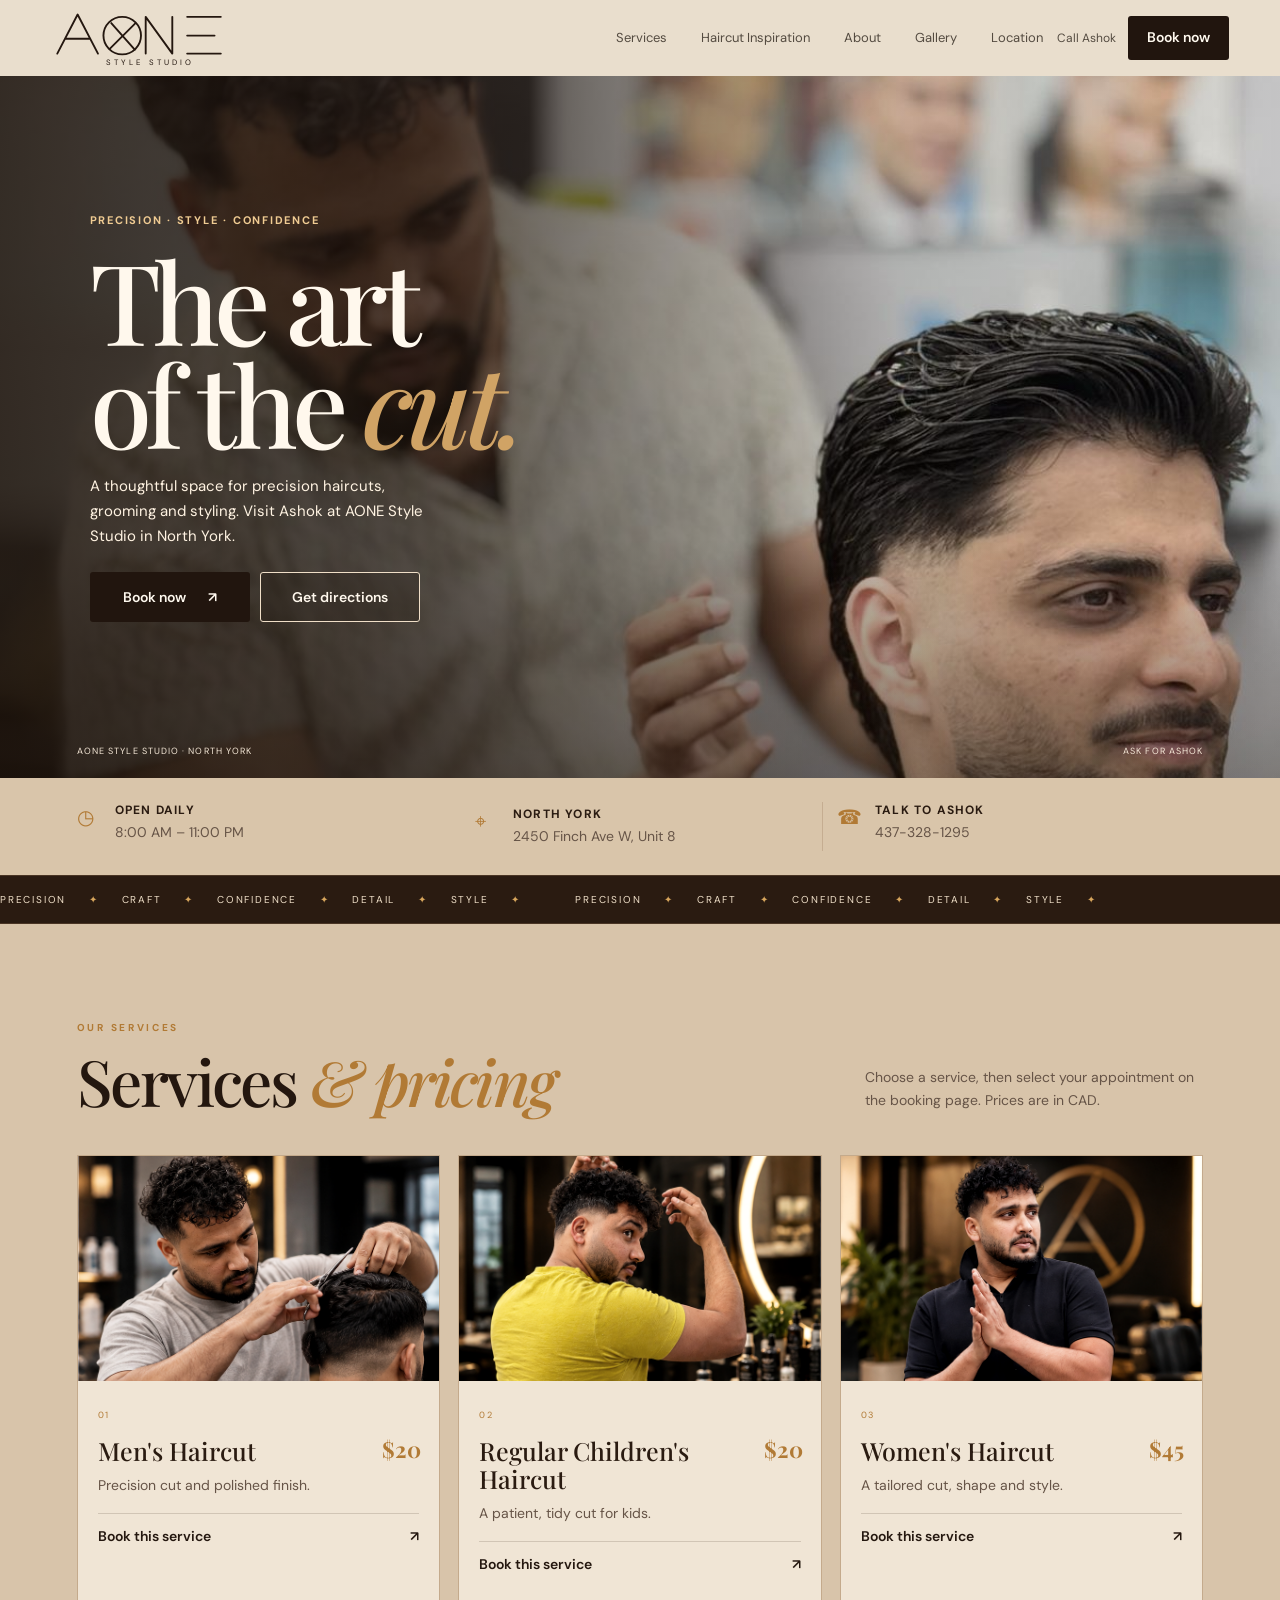
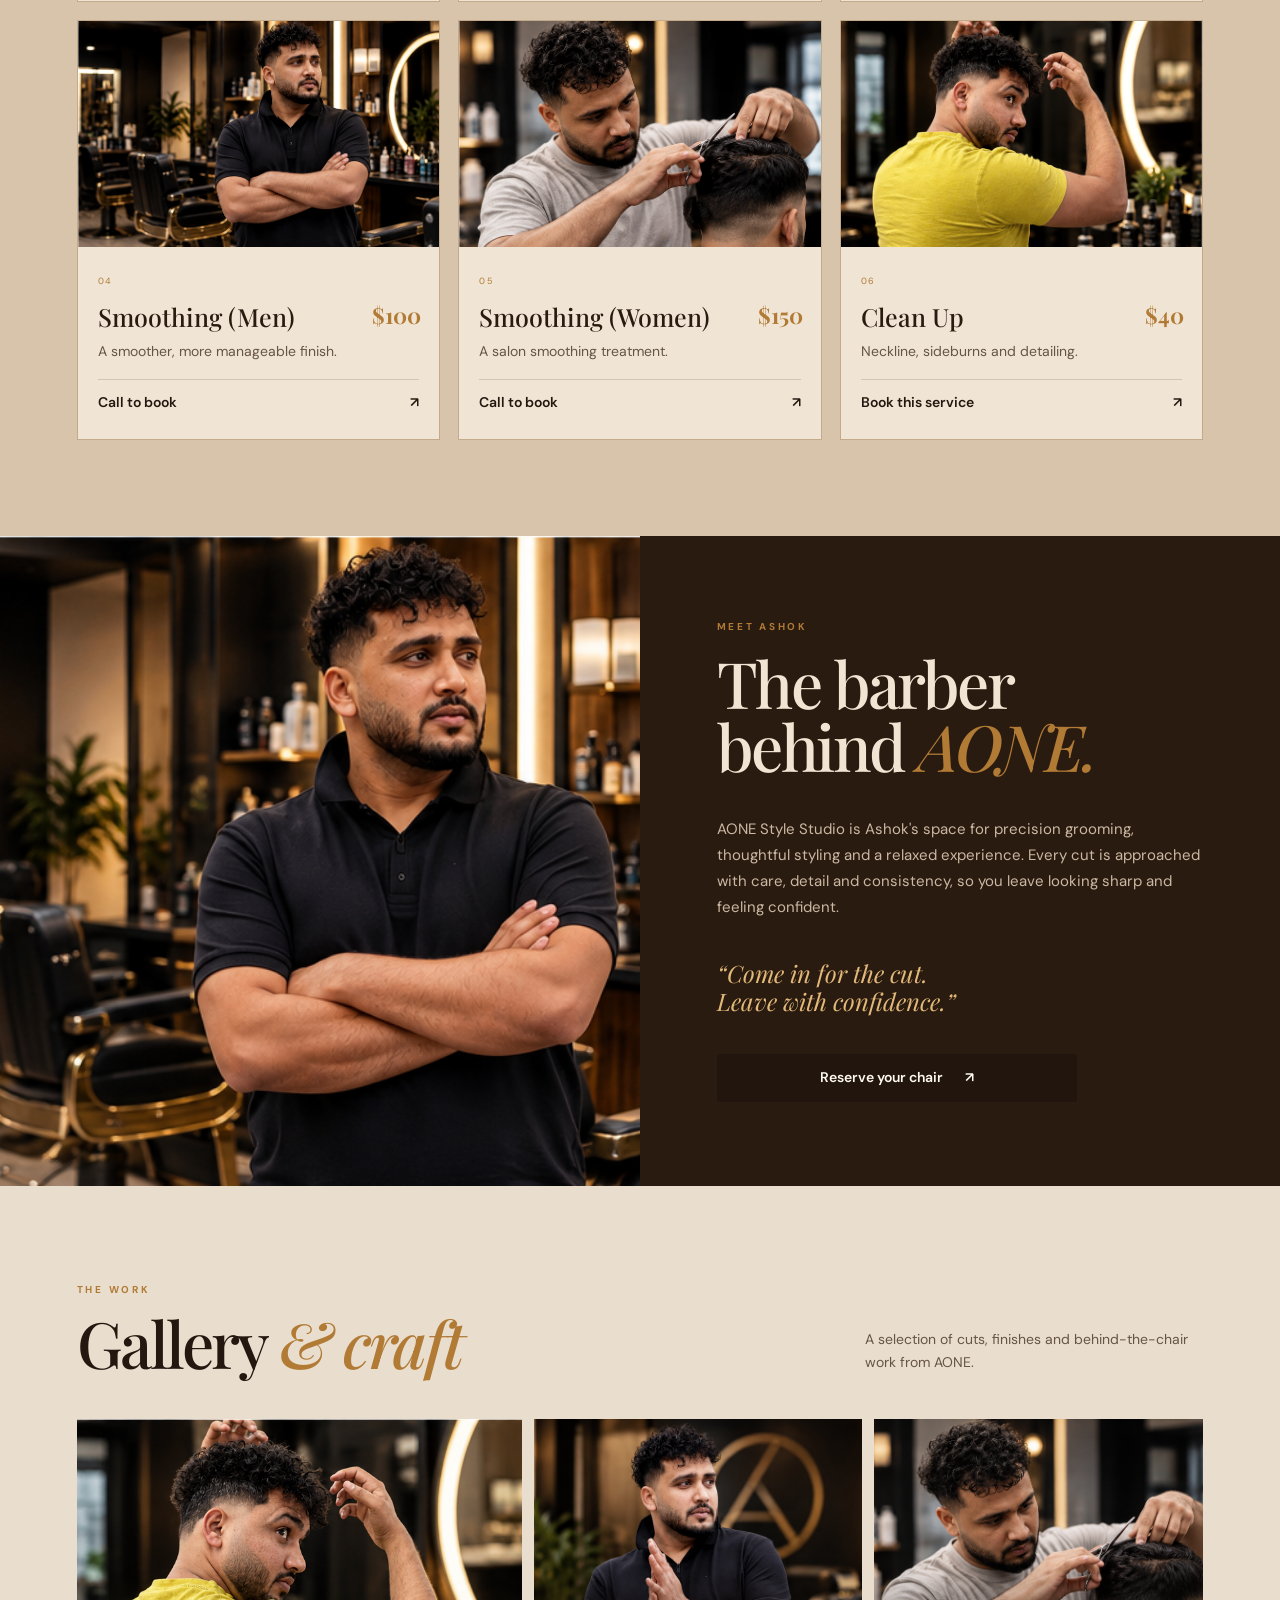
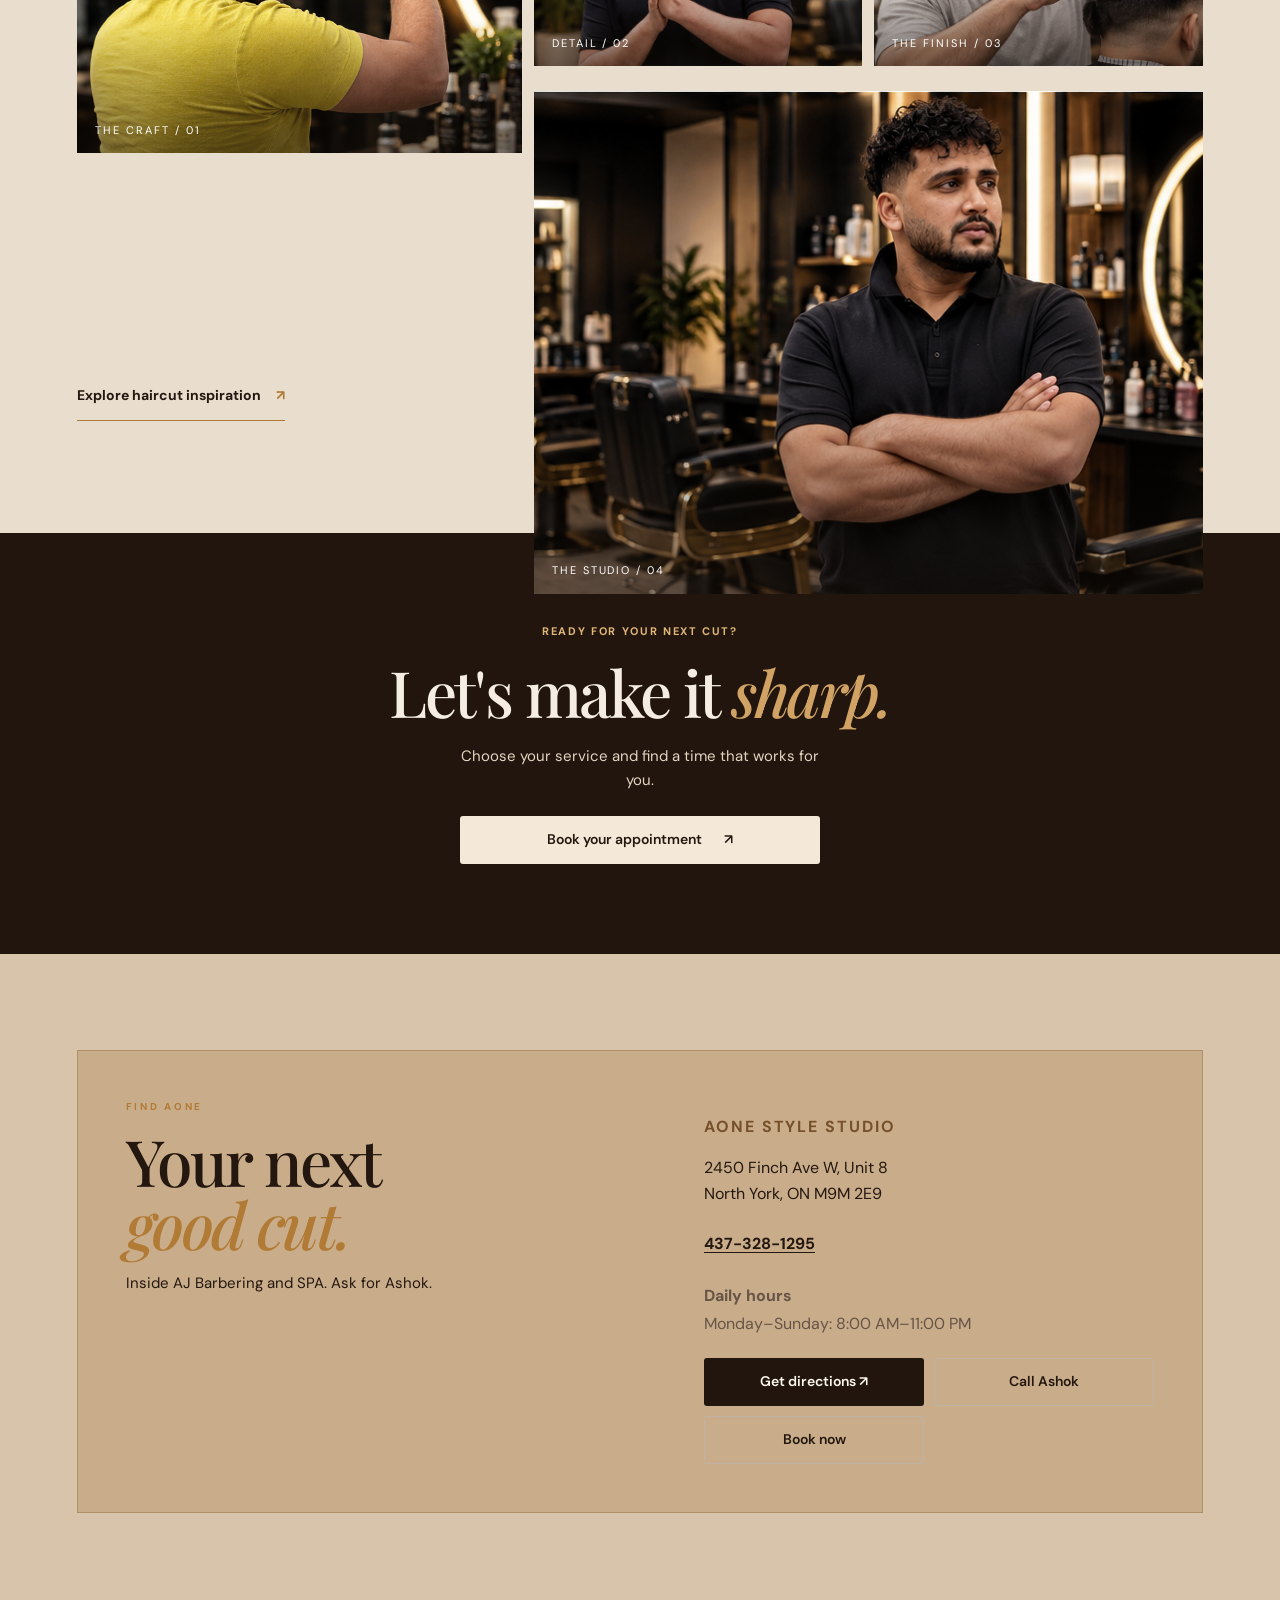
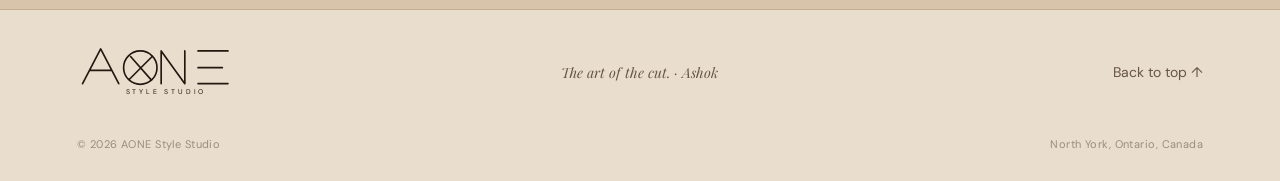
<file: index.html>
<!doctype html>
<html lang="en">
<head>
  <meta charset="UTF-8">
  <meta name="viewport" content="width=device-width, initial-scale=1, viewport-fit=cover">
  <meta name="theme-color" content="#21150e">
  <meta name="description" content="Book a haircut with Ashok at AONE Style Studio in North York, Toronto. Explore men's and women's haircuts, children's cuts, grooming and smoothing services.">
  <meta name="robots" content="index,follow">
  <title>Barber in North York, Toronto | AONE Style Studio</title>
  <meta property="og:type" content="website">
  <meta property="og:title" content="AONE Style Studio | Barber in North York">
  <meta property="og:description" content="Precision haircuts and grooming with Ashok at 2450 Finch Ave W, Unit 8, North York. Book your appointment online.">
  <meta property="og:image" content="https://aone-style-studi.vercel.app/barber-ashok.jpg">
  <meta property="og:image:alt" content="Ashok at AONE Style Studio">
  <meta property="og:url" content="https://aone-style-studi.vercel.app/">
  <link rel="preconnect" href="https://fonts.googleapis.com">
  <link rel="preconnect" href="https://fonts.gstatic.com" crossorigin>
  <link rel="preconnect" href="https://script.google.com">
  <link href="https://fonts.googleapis.com/css2?family=DM+Sans:wght@400;500;600;700&family=Playfair+Display:ital,wght@0,500;0,600;1,500;1,600&display=swap" rel="stylesheet">
  <link rel="stylesheet" href="styles.css">
  <link rel="stylesheet" href="launch.css">
  <script type="application/ld+json">
  {
    "@context":"https://schema.org",
    "@type":"BarberShop",
    "@id":"https://aone-style-studi.vercel.app/#business",
    "name":"AONE Style Studio",
    "description":"Barber and hair styling services with Ashok in North York, Toronto.",
    "url":"https://aone-style-studi.vercel.app/",
    "image":"https://aone-style-studi.vercel.app/barber-ashok.jpg",
    "telephone":"+1-437-328-1295",
    "priceRange":"$20-$150 CAD",
    "address":{"@type":"PostalAddress","streetAddress":"2450 Finch Ave W, Unit 8","addressLocality":"North York","addressRegion":"ON","postalCode":"M9M 2E9","addressCountry":"CA"},
    "openingHoursSpecification":[{"@type":"OpeningHoursSpecification","dayOfWeek":["Monday","Tuesday","Wednesday","Thursday","Friday","Saturday","Sunday"],"opens":"08:00","closes":"23:00"}],
    "hasOfferCatalog":{"@type":"OfferCatalog","name":"Hair and grooming services","itemListElement":[
      {"@type":"Offer","priceCurrency":"CAD","price":"20","itemOffered":{"@type":"Service","name":"Men's Haircut"}},
      {"@type":"Offer","priceCurrency":"CAD","price":"20","itemOffered":{"@type":"Service","name":"Regular Children's Haircut"}},
      {"@type":"Offer","priceCurrency":"CAD","price":"45","itemOffered":{"@type":"Service","name":"Women's Haircut"}},
      {"@type":"Offer","priceCurrency":"CAD","price":"100","itemOffered":{"@type":"Service","name":"Smoothing (Men)"}},
      {"@type":"Offer","priceCurrency":"CAD","price":"150","itemOffered":{"@type":"Service","name":"Smoothing (Women)"}},
      {"@type":"Offer","priceCurrency":"CAD","price":"40","itemOffered":{"@type":"Service","name":"Clean Up"}}
    ]}
  }
  </script>
</head>
<body>
<header class="site-header" id="top">
  <a class="logo" href="#top" aria-label="AONE Style Studio home"><svg viewBox="0 0 230 74" role="img" aria-label="AONE Style Studio"><g class="logo-ink"><path d="M8 57 34 7l26 50M19 38h30"/><circle cx="91" cy="34" r="24"/><path d="M75 51 108 18M77 18l30 34"/><path d="M121 57V10l34 47V10M174 10h43M174 34h35M174 57h43"/></g><text x="70" y="72">STYLE STUDIO</text></svg></a>
  <nav class="desktop-nav" aria-label="Main navigation"><a href="#services">Services</a><a href="haircut-inspiration.html">Haircut Inspiration</a><a href="#about">About</a><a href="#gallery">Gallery</a><a href="#location">Location</a></nav>
  <div class="header-actions"><a class="phone-link" href="tel:+14373281295">Call Ashok</a><a class="button button-dark small" href="https://script.google.com/macros/s/AKfycbw8IUYT4Ej5JiEEAC_2AhoZwCSIKXdfezGEaNW5wRqb0V2vjqFC76N0S4lc0GJBhWE/exec">Book now</a></div>
  <button class="menu-toggle" type="button" aria-label="Open menu" aria-expanded="false" aria-controls="mobileNav">☰</button>
</header>
<nav class="mobile-nav" id="mobileNav" aria-label="Mobile navigation" aria-hidden="true"><a href="#services">Services & pricing</a><a href="haircut-inspiration.html">Haircut Inspiration</a><a href="#about">About Ashok</a><a href="#gallery">Gallery</a><a href="#location">Location & hours</a><a class="button button-dark" href="https://script.google.com/macros/s/AKfycbw8IUYT4Ej5JiEEAC_2AhoZwCSIKXdfezGEaNW5wRqb0V2vjqFC76N0S4lc0GJBhWE/exec">Book now</a><a href="tel:+14373281295">Call +1 437-328-1295</a></nav>
<main>
<section class="hero-banner" aria-label="AONE Style Studio">
  <div class="banner-slides">
    <div class="banner-slide active" aria-hidden="false"><img fetchpriority="high" decoding="async" src="barber-ashok.jpg" alt="Ashok cutting a client's hair at AONE Style Studio"><div class="banner-shade"></div></div>
    <div class="banner-slide" aria-hidden="true"><img loading="lazy" decoding="async" src="assets/barbershop_2_top_right.png" alt="Barber at work in the AONE studio"><div class="banner-shade"></div></div>
    <div class="banner-slide" aria-hidden="true"><img loading="lazy" decoding="async" src="assets/barbershop_4_bottom_right.png" alt="Ashok in the AONE barber studio"><div class="banner-shade"></div></div>
  </div>
  <div class="banner-content"><p class="eyebrow">PRECISION · STYLE · CONFIDENCE</p><h1>The art<br>of the <em>cut.</em></h1><p>A thoughtful space for precision haircuts, grooming and styling. Visit Ashok at AONE Style Studio in North York.</p><div class="hero-actions"><a class="button button-dark" href="https://script.google.com/macros/s/AKfycbw8IUYT4Ej5JiEEAC_2AhoZwCSIKXdfezGEaNW5wRqb0V2vjqFC76N0S4lc0GJBhWE/exec">Book now <span>↗</span></a><a class="button button-outline" href="https://www.google.com/maps/dir/?api=1&destination=2450+Finch+Ave+W+Unit+8%2C+North+York%2C+ON+M9M+2E9" target="_blank" rel="noopener noreferrer">Get directions</a></div></div>
  <div class="banner-caption"><span>AONE STYLE STUDIO · NORTH YORK</span><span>ASK FOR ASHOK</span></div>
</section>
<section class="hero-details-strip" aria-label="Quick studio information"><div><span class="detail-icon" aria-hidden="true">◷</span><span><b>Open daily</b><small>8:00 AM – 11:00 PM</small></span></div><div><span class="detail-icon" aria-hidden="true">⌖</span><span><b>North York</b><small>2450 Finch Ave W, Unit 8</small></span></div><div><span class="detail-icon" aria-hidden="true">☎</span><span><b>Talk to Ashok</b><small><a href="tel:+14373281295">437-328-1295</a></small></span></div></section>
<div class="ticker" aria-label="AONE Style Studio values"><div class="ticker-track"><span>PRECISION <i>✦</i> CRAFT <i>✦</i> CONFIDENCE <i>✦</i> DETAIL <i>✦</i> STYLE <i>✦</i></span><span aria-hidden="true">PRECISION <i>✦</i> CRAFT <i>✦</i> CONFIDENCE <i>✦</i> DETAIL <i>✦</i> STYLE <i>✦</i></span></div></div>
<section class="section services" id="services"><div class="section-top"><div><p class="eyebrow">OUR SERVICES</p><h2>Services <em>& pricing</em></h2></div><p>Choose a service, then select your appointment on the booking page. Prices are in CAD.</p></div><div class="service-grid">
<article class="service-card featured"><div class="service-photo"><img loading="lazy" decoding="async" src="assets/barbershop_2_top_right.png" alt="Men's haircut"></div><div class="service-body"><span class="service-number">01</span><h3>Men's Haircut</h3><p>Precision cut and polished finish.</p><strong>$20</strong><a class="service-book" href="https://script.google.com/macros/s/AKfycbw8IUYT4Ej5JiEEAC_2AhoZwCSIKXdfezGEaNW5wRqb0V2vjqFC76N0S4lc0GJBhWE/exec">Book this service <span>↗</span></a></div></article>
<article class="service-card"><div class="service-photo"><img loading="lazy" decoding="async" src="assets/barbershop_3_bottom_left.png" alt="Children's haircut"></div><div class="service-body"><span class="service-number">02</span><h3>Regular Children's Haircut</h3><p>A patient, tidy cut for kids.</p><strong>$20</strong><a class="service-book" href="https://script.google.com/macros/s/AKfycbw8IUYT4Ej5JiEEAC_2AhoZwCSIKXdfezGEaNW5wRqb0V2vjqFC76N0S4lc0GJBhWE/exec">Book this service <span>↗</span></a></div></article>
<article class="service-card"><div class="service-photo"><img loading="lazy" decoding="async" src="assets/barbershop_1_top_left.png" alt="Women's haircut"></div><div class="service-body"><span class="service-number">03</span><h3>Women's Haircut</h3><p>A tailored cut, shape and style.</p><strong>$45</strong><a class="service-book" href="https://script.google.com/macros/s/AKfycbw8IUYT4Ej5JiEEAC_2AhoZwCSIKXdfezGEaNW5wRqb0V2vjqFC76N0S4lc0GJBhWE/exec">Book this service <span>↗</span></a></div></article>
<article class="service-card"><div class="service-photo"><img loading="lazy" decoding="async" src="assets/barbershop_4_bottom_right.png" alt="Men's hair styling"></div><div class="service-body"><span class="service-number">04</span><h3>Smoothing (Men)</h3><p>A smoother, more manageable finish.</p><strong>$100</strong><a class="service-book" href="tel:+14373281295">Call to book <span>↗</span></a></div></article>
<article class="service-card"><div class="service-photo"><img loading="lazy" decoding="async" src="assets/barbershop_2_top_right.png" alt="Hair smoothing treatment"></div><div class="service-body"><span class="service-number">05</span><h3>Smoothing (Women)</h3><p>A salon smoothing treatment.</p><strong>$150</strong><a class="service-book" href="tel:+14373281295">Call to book <span>↗</span></a></div></article>
<article class="service-card"><div class="service-photo"><img loading="lazy" decoding="async" src="assets/barbershop_3_bottom_left.png" alt="Hairline and neckline clean up"></div><div class="service-body"><span class="service-number">06</span><h3>Clean Up</h3><p>Neckline, sideburns and detailing.</p><strong>$40</strong><a class="service-book" href="https://script.google.com/macros/s/AKfycbw8IUYT4Ej5JiEEAC_2AhoZwCSIKXdfezGEaNW5wRqb0V2vjqFC76N0S4lc0GJBhWE/exec">Book this service <span>↗</span></a></div></article>
</div></section>
<section class="story" id="about"><div class="story-image"><img loading="lazy" decoding="async" src="assets/barbershop_4_bottom_right.png" alt="Ashok at AONE Style Studio"></div><div class="story-copy"><p class="eyebrow">MEET ASHOK</p><h2>The barber<br>behind <em>AONE.</em></h2><p>AONE Style Studio is Ashok's space for precision grooming, thoughtful styling and a relaxed experience. Every cut is approached with care, detail and consistency, so you leave looking sharp and feeling confident.</p><p class="quote">“Come in for the cut.<br>Leave with confidence.”</p><a class="button button-dark" href="https://script.google.com/macros/s/AKfycbw8IUYT4Ej5JiEEAC_2AhoZwCSIKXdfezGEaNW5wRqb0V2vjqFC76N0S4lc0GJBhWE/exec">Reserve your chair <span>↗</span></a></div></section>
<section class="section gallery" id="gallery"><div class="section-top"><div><p class="eyebrow">THE WORK</p><h2>Gallery <em>& craft</em></h2></div><p>A selection of cuts, finishes and behind-the-chair work from AONE.</p></div><div class="gallery-grid"><div class="gallery-card large"><img loading="lazy" decoding="async" src="assets/barbershop_3_bottom_left.png" alt="Barber checking a client's hairstyle detail"><span>THE CRAFT / 01</span></div><div class="gallery-card"><img loading="lazy" decoding="async" src="assets/barbershop_1_top_left.png" alt="Portrait at AONE Style Studio"><span>DETAIL / 02</span></div><div class="gallery-card"><img loading="lazy" decoding="async" src="assets/barbershop_2_top_right.png" alt="Haircut in progress"><span>THE FINISH / 03</span></div><div class="gallery-card wide"><img loading="lazy" decoding="async" src="assets/barbershop_4_bottom_right.png" alt="The AONE barber studio"><span>THE STUDIO / 04</span></div></div><p class="gallery-more"><a class="text-link" href="haircut-inspiration.html">Explore haircut inspiration <span>↗</span></a></p></section>
<section class="booking-cta" aria-labelledby="booking-heading"><p class="eyebrow">READY FOR YOUR NEXT CUT?</p><h2 id="booking-heading">Let's make it <em>sharp.</em></h2><p>Choose your service and find a time that works for you.</p><a class="button button-light" href="https://script.google.com/macros/s/AKfycbw8IUYT4Ej5JiEEAC_2AhoZwCSIKXdfezGEaNW5wRqb0V2vjqFC76N0S4lc0GJBhWE/exec">Book your appointment <span>↗</span></a></section>
<section class="section location" id="location"><div class="location-card"><div><p class="eyebrow">FIND AONE</p><h2>Your next<br><em>good cut.</em></h2><p class="location-intro">Inside AJ Barbering and SPA. Ask for Ashok.</p></div><div class="location-info"><p class="location-label">AONE STYLE STUDIO</p><address>2450 Finch Ave W, Unit 8<br>North York, ON M9M 2E9</address><p class="location-phone"><a href="tel:+14373281295">437-328-1295</a></p><p class="hours"><strong>Daily hours</strong><br>Monday–Sunday: 8:00 AM–11:00 PM</p><div class="location-actions"><a class="button button-dark" href="https://www.google.com/maps/dir/?api=1&destination=2450+Finch+Ave+W+Unit+8%2C+North+York%2C+ON+M9M+2E9" target="_blank" rel="noopener noreferrer">Get directions ↗</a><a class="button button-outline" href="tel:+14373281295">Call Ashok</a><a class="button button-outline" href="https://script.google.com/macros/s/AKfycbw8IUYT4Ej5JiEEAC_2AhoZwCSIKXdfezGEaNW5wRqb0V2vjqFC76N0S4lc0GJBhWE/exec">Book now</a></div></div></div></section>
</main>
<footer><div class="footer-main"><a class="logo" href="#top" aria-label="AONE Style Studio home"><svg viewBox="0 0 230 74" aria-hidden="true"><g class="logo-ink"><path d="M8 57 34 7l26 50M19 38h30"/><circle cx="91" cy="34" r="24"/><path d="M75 51 108 18M77 18l30 34"/><path d="M121 57V10l34 47V10M174 10h43M174 34h35M174 57h43"/></g><text x="70" y="72">STYLE STUDIO</text></svg></a><p>The art of the cut. · Ashok</p><a href="#top">Back to top ↑</a></div><div class="footer-bottom"><span>© 2026 AONE Style Studio</span><span>North York, Ontario, Canada</span></div></footer>
<a class="mobile-book-bar" href="https://script.google.com/macros/s/AKfycbw8IUYT4Ej5JiEEAC_2AhoZwCSIKXdfezGEaNW5wRqb0V2vjqFC76N0S4lc0GJBhWE/exec" aria-label="Book an appointment now"><span>Book now</span><span aria-hidden="true">↗</span></a>
<script src="script.js" defer></script>
</body>
</html>
</file>
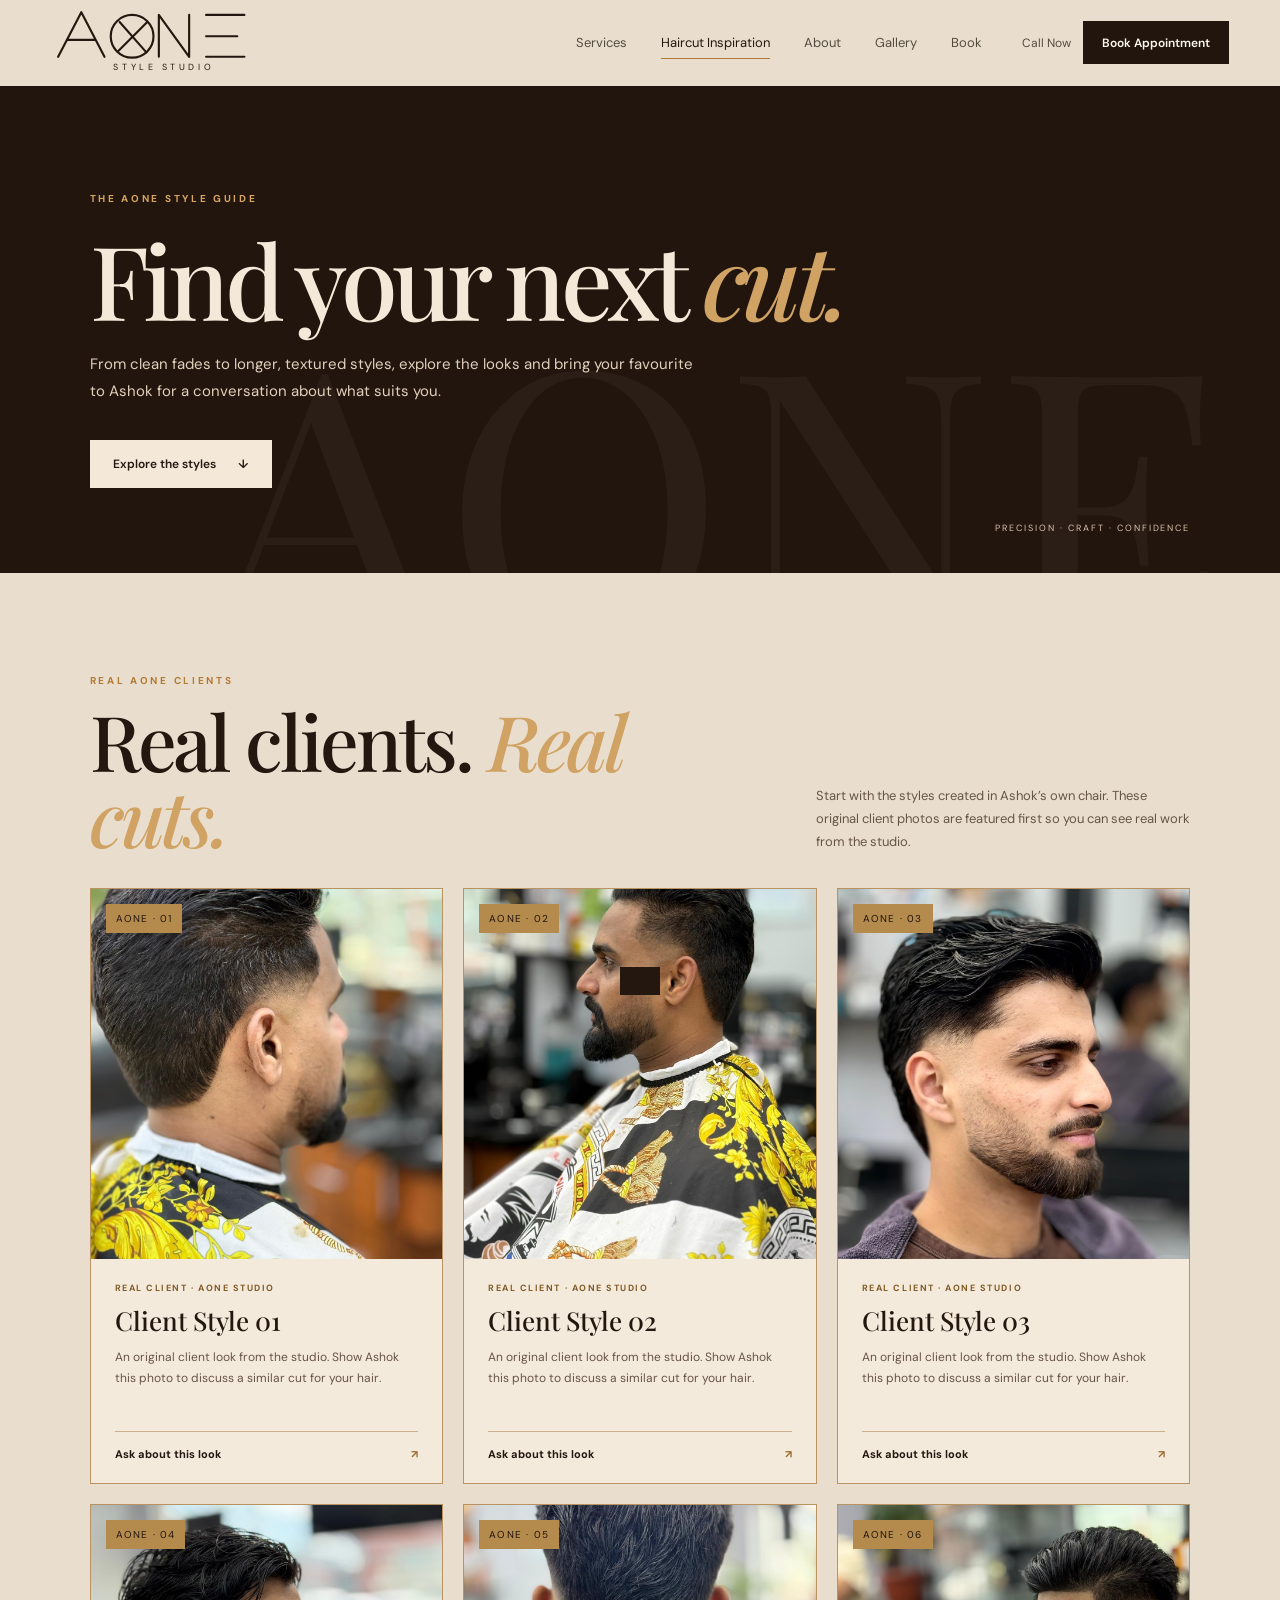
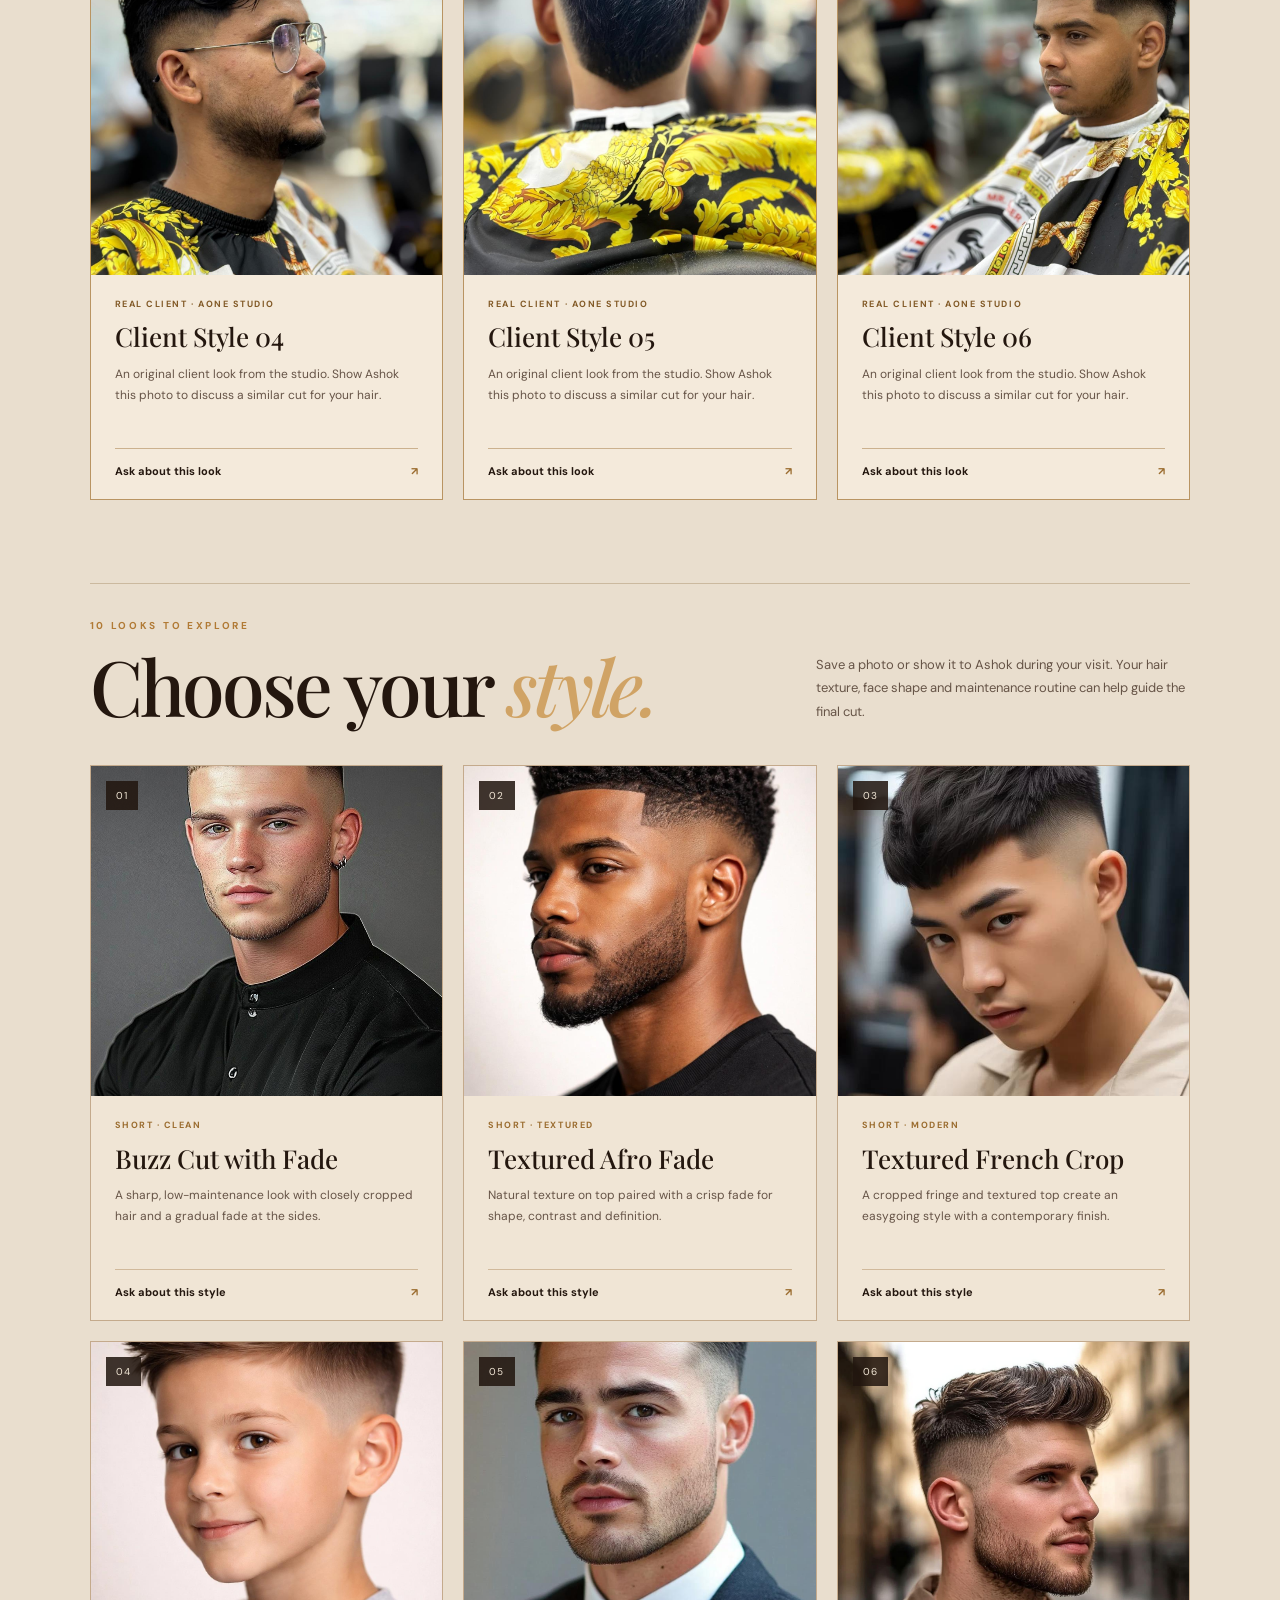
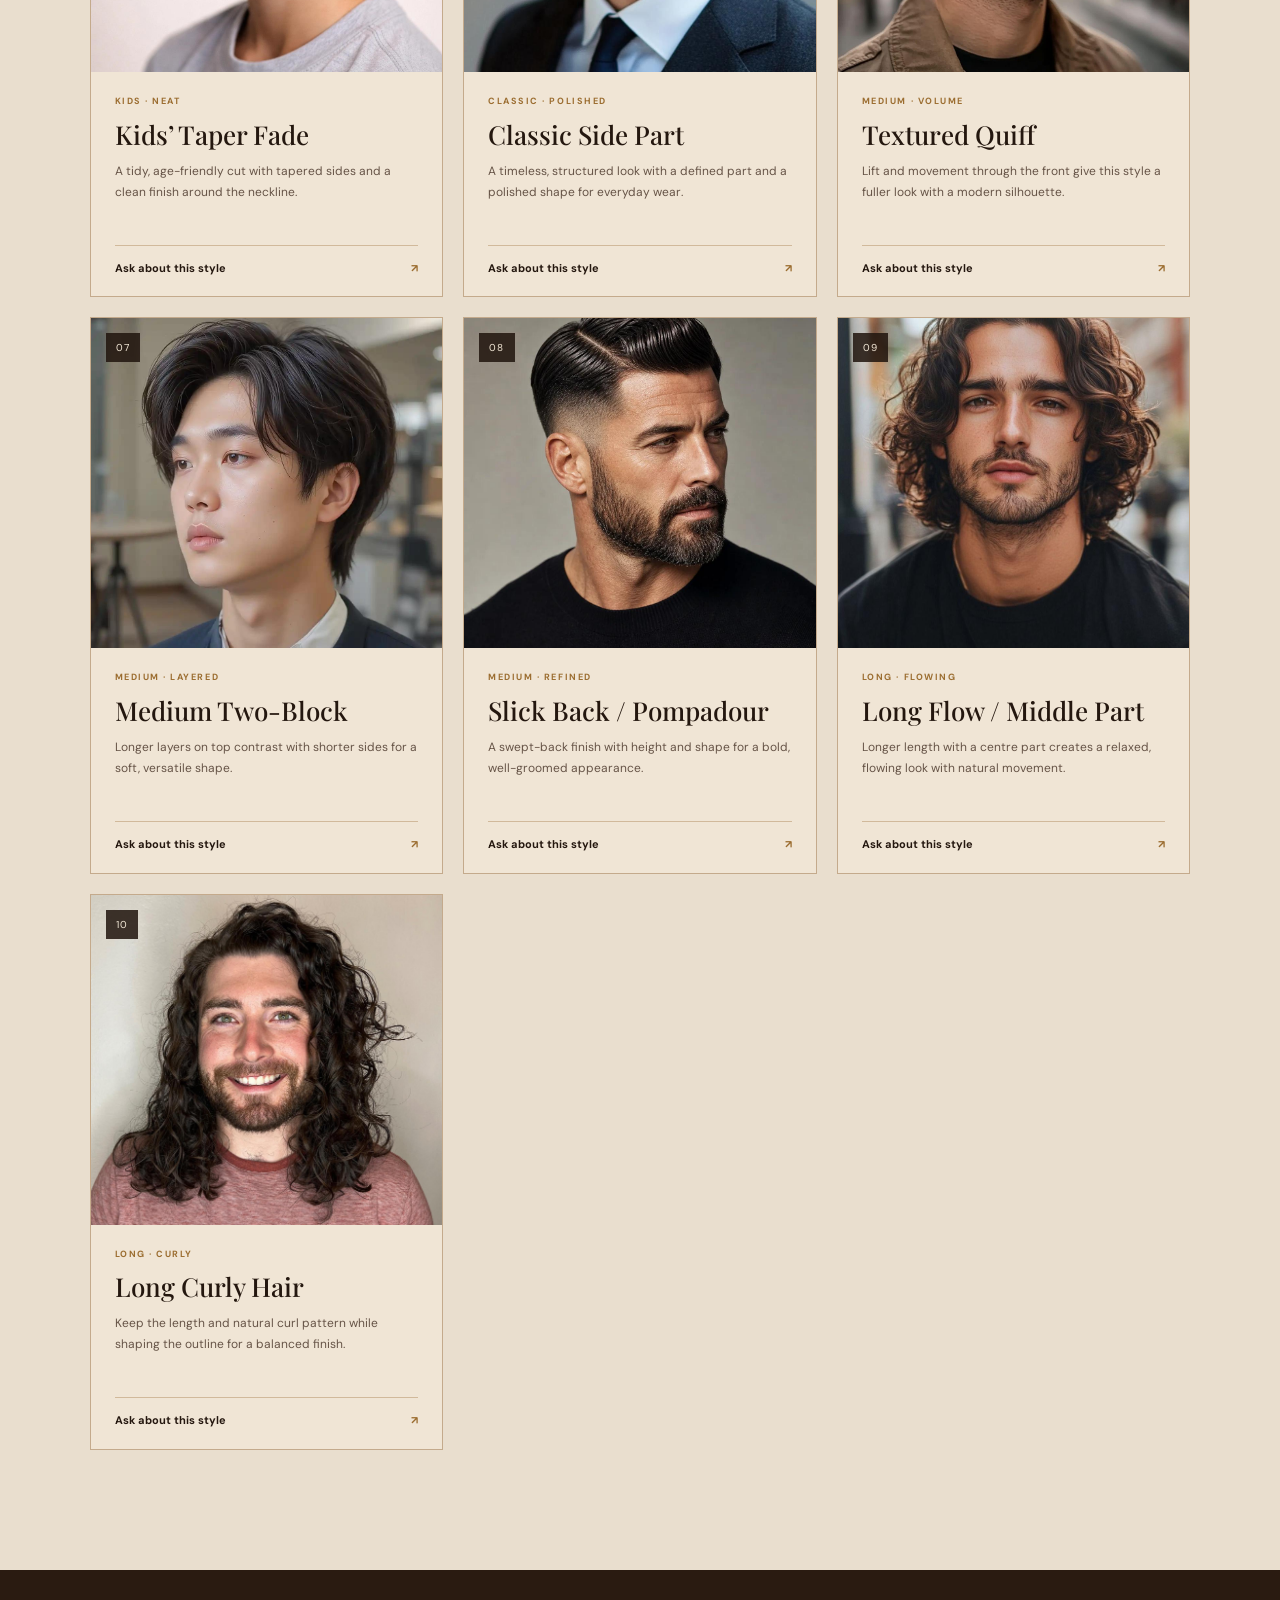
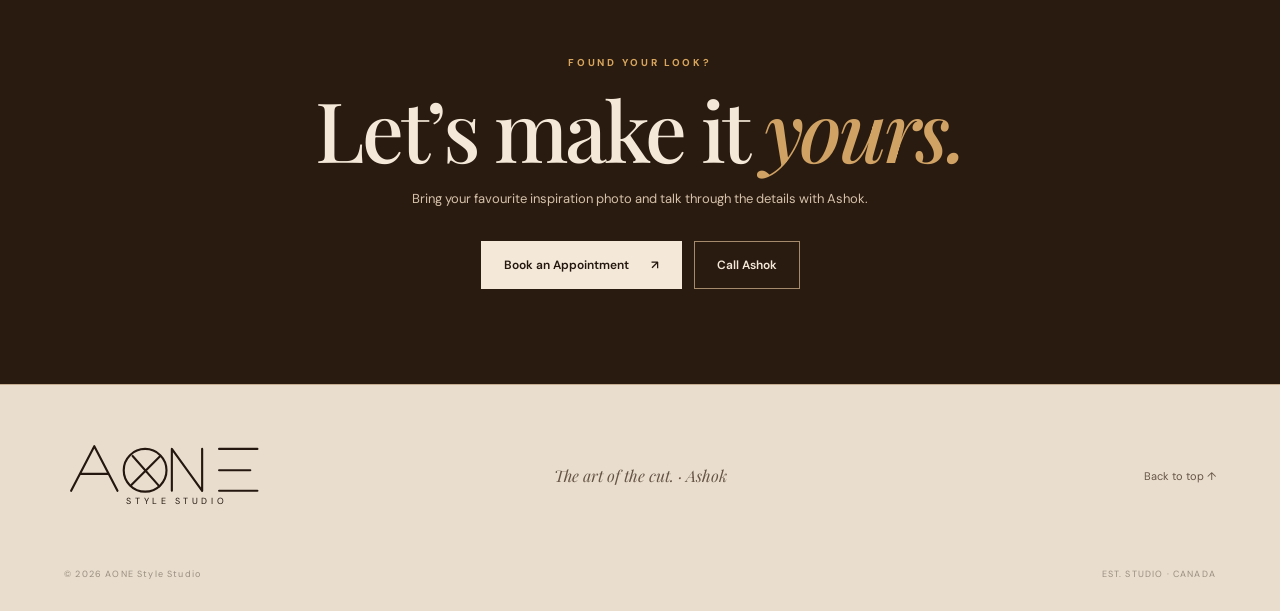
<file: haircut-inspiration.html>
<!doctype html>
<html lang="en">
<head>
  <meta charset="UTF-8">
  <meta name="viewport" content="width=device-width, initial-scale=1.0">
  <meta name="description" content="Explore 10 men's haircut ideas at AONE Style Studio. Find a look for your next visit with Ashok in North York, Toronto.">
  <meta name="robots" content="index,follow">
  <link rel="canonical" href="https://aonestylestudio.com/haircut-inspiration.html">
  <title>Haircut Inspiration | AONE Style Studio</title>
  <link rel="preconnect" href="https://fonts.googleapis.com">
  <link rel="preconnect" href="https://fonts.gstatic.com" crossorigin>
  <link href="https://fonts.googleapis.com/css2?family=DM+Sans:wght@400;500;600;700&family=Playfair+Display:ital,wght@0,500;0,600;1,500;1,600&display=swap" rel="stylesheet">
  <link rel="stylesheet" href="styles.css">
</head>
<body class="inspiration-page">
  <header class="site-header" id="top">
    <a class="logo" href="index.html#top" aria-label="AONE Style Studio home">
      <svg viewBox="0 0 230 74" role="img" aria-label="AONE Style Studio">
        <g class="logo-ink"><path d="M8 57 34 7l26 50M19 38h30"/><circle cx="91" cy="34" r="24"/><path d="M75 51 108 18M77 18l30 34"/><path d="M121 57V10l34 47V10M174 10h43M174 34h35M174 57h43"/></g>
        <text x="70" y="72">STYLE STUDIO</text>
      </svg>
    </a>
    <nav class="desktop-nav">
      <a href="index.html#services">Services</a>
      <a class="current-page" href="haircut-inspiration.html" aria-current="page">Haircut Inspiration</a>
      <a href="index.html#about">About</a>
      <a href="index.html#gallery">Gallery</a>
      <a href="index.html#booking">Book</a>
    </nav>
    <div class="header-actions">
      <a class="phone-link" href="tel:+14373281295">Call Now</a>
      <a class="button button-dark small" href="index.html#booking">Book Appointment</a>
    </div>
    <button class="menu-toggle" aria-label="Open menu" aria-expanded="false">☰</button>
  </header>
  <nav class="mobile-nav" aria-hidden="true">
    <a href="index.html#services">Services</a>
    <a href="haircut-inspiration.html" aria-current="page">Haircut Inspiration</a>
    <a href="index.html#about">About</a>
    <a href="index.html#gallery">Gallery</a>
    <a href="index.html#booking">Book Appointment</a>
    <a href="tel:+14373281295">Call Studio</a>
  </nav>
  <main>
    <section class="inspiration-hero">
      <p class="eyebrow">THE AONE STYLE GUIDE</p>
      <h1>Find your next <em>cut.</em></h1>
      <p>From clean fades to longer, textured styles, explore the looks and bring your favourite to Ashok for a conversation about what suits you.</p>
      <a class="button button-light" href="#haircut-gallery">Explore the styles <span>↓</span></a>
      <span class="inspiration-hero-mark">PRECISION · CRAFT · CONFIDENCE</span>
    </section>
    <section class="inspiration-content client-inspiration" id="haircut-gallery">
      <div class="inspiration-heading client-heading">
        <div><p class="eyebrow">REAL AONE CLIENTS</p><h2>Real clients. <em>Real cuts.</em></h2></div>
        <p>Start with the styles created in Ashok’s own chair. These original client photos are featured first so you can see real work from the studio.</p>
      </div>
      <div class="haircut-grid client-gallery">
        <article class="haircut-card client-card"><div class="haircut-image"><img src="haircut-inspiration/WhatsApp%20Image%202026-10-19%20at%2011.16.14%20AM.jpeg" alt="Original AONE Style Studio client haircut, photo 1" loading="lazy"><span class="haircut-number">AONE · 01</span></div><div class="haircut-copy"><p class="haircut-tag">REAL CLIENT · AONE STUDIO</p><h3>Client Style 01</h3><p>An original client look from the studio. Show Ashok this photo to discuss a similar cut for your hair.</p><a href="index.html#booking">Ask about this look <span>↗</span></a></div></article>
        <article class="haircut-card client-card"><div class="haircut-image"><img src="haircut-inspiration/WhatsApp%20Image%202026-10-19%20at%2011.16.15%20AM.jpeg" alt="Original AONE Style Studio client haircut, photo 2" loading="lazy"><span class="haircut-number">AONE · 02</span></div><div class="haircut-copy"><p class="haircut-tag">REAL CLIENT · AONE STUDIO</p><h3>Client Style 02</h3><p>An original client look from the studio. Show Ashok this photo to discuss a similar cut for your hair.</p><a href="index.html#booking">Ask about this look <span>↗</span></a></div></article>
        <article class="haircut-card client-card"><div class="haircut-image"><img src="haircut-inspiration/WhatsApp%20Image%202026-10-19%20at%2011.16.15%20AM%20%281%29.jpeg" alt="Original AONE Style Studio client haircut, photo 3" loading="lazy"><span class="haircut-number">AONE · 03</span></div><div class="haircut-copy"><p class="haircut-tag">REAL CLIENT · AONE STUDIO</p><h3>Client Style 03</h3><p>An original client look from the studio. Show Ashok this photo to discuss a similar cut for your hair.</p><a href="index.html#booking">Ask about this look <span>↗</span></a></div></article>
        <article class="haircut-card client-card"><div class="haircut-image"><img src="haircut-inspiration/WhatsApp%20Image%202026-10-19%20at%2011.16.15%20AM%20%282%29.jpeg" alt="Original AONE Style Studio client haircut, photo 4" loading="lazy"><span class="haircut-number">AONE · 04</span></div><div class="haircut-copy"><p class="haircut-tag">REAL CLIENT · AONE STUDIO</p><h3>Client Style 04</h3><p>An original client look from the studio. Show Ashok this photo to discuss a similar cut for your hair.</p><a href="index.html#booking">Ask about this look <span>↗</span></a></div></article>
        <article class="haircut-card client-card"><div class="haircut-image"><img src="haircut-inspiration/WhatsApp%20Image%202026-10-19%20at%2011.16.15%20AM%20%283%29.jpeg" alt="Original AONE Style Studio client haircut, photo 5" loading="lazy"><span class="haircut-number">AONE · 05</span></div><div class="haircut-copy"><p class="haircut-tag">REAL CLIENT · AONE STUDIO</p><h3>Client Style 05</h3><p>An original client look from the studio. Show Ashok this photo to discuss a similar cut for your hair.</p><a href="index.html#booking">Ask about this look <span>↗</span></a></div></article>
        <article class="haircut-card client-card"><div class="haircut-image"><img src="haircut-inspiration/WhatsApp%20Image%202026-10-19%20at%2011.16.15%20AM%20%284%29.jpeg" alt="Original AONE Style Studio client haircut, photo 6" loading="lazy"><span class="haircut-number">AONE · 06</span></div><div class="haircut-copy"><p class="haircut-tag">REAL CLIENT · AONE STUDIO</p><h3>Client Style 06</h3><p>An original client look from the studio. Show Ashok this photo to discuss a similar cut for your hair.</p><a href="index.html#booking">Ask about this look <span>↗</span></a></div></article>
      </div>
    </section>
    <section class="inspiration-content more-inspiration" id="more-haircut-styles">
      <div class="inspiration-heading">
        <div><p class="eyebrow">10 LOOKS TO EXPLORE</p><h2>Choose your <em>style.</em></h2></div>
        <p>Save a photo or show it to Ashok during your visit. Your hair texture, face shape and maintenance routine can help guide the final cut.</p>
      </div>
      <div class="haircut-grid">
        <article class="haircut-card"><div class="haircut-image"><img src="haircut-inspiration/w700d1q75cms.jpg" alt="Buzz cut with fade haircut inspiration" loading="lazy"><span class="haircut-number">01</span></div><div class="haircut-copy"><p class="haircut-tag">SHORT · CLEAN</p><h3>Buzz Cut with Fade</h3><p>A sharp, low-maintenance look with closely cropped hair and a gradual fade at the sides.</p><a href="index.html#booking">Ask about this style <span>↗</span></a></div></article>
        <article class="haircut-card"><div class="haircut-image"><img src="haircut-inspiration/2img.jpeg" alt="Textured afro fade haircut inspiration" loading="lazy"><span class="haircut-number">02</span></div><div class="haircut-copy"><p class="haircut-tag">SHORT · TEXTURED</p><h3>Textured Afro Fade</h3><p>Natural texture on top paired with a crisp fade for shape, contrast and definition.</p><a href="index.html#booking">Ask about this style <span>↗</span></a></div></article>
        <article class="haircut-card"><div class="haircut-image"><img src="haircut-inspiration/3img.jpeg" alt="Textured French crop haircut inspiration" loading="lazy"><span class="haircut-number">03</span></div><div class="haircut-copy"><p class="haircut-tag">SHORT · MODERN</p><h3>Textured French Crop</h3><p>A cropped fringe and textured top create an easygoing style with a contemporary finish.</p><a href="index.html#booking">Ask about this style <span>↗</span></a></div></article>
        <article class="haircut-card"><div class="haircut-image"><img src="haircut-inspiration/4img.jpeg" alt="Kids taper fade haircut inspiration" loading="lazy"><span class="haircut-number">04</span></div><div class="haircut-copy"><p class="haircut-tag">KIDS · NEAT</p><h3>Kids’ Taper Fade</h3><p>A tidy, age-friendly cut with tapered sides and a clean finish around the neckline.</p><a href="index.html#booking">Ask about this style <span>↗</span></a></div></article>
        <article class="haircut-card"><div class="haircut-image"><img src="haircut-inspiration/5img.jpeg" alt="Classic side part haircut inspiration" loading="lazy"><span class="haircut-number">05</span></div><div class="haircut-copy"><p class="haircut-tag">CLASSIC · POLISHED</p><h3>Classic Side Part</h3><p>A timeless, structured look with a defined part and a polished shape for everyday wear.</p><a href="index.html#booking">Ask about this style <span>↗</span></a></div></article>
        <article class="haircut-card"><div class="haircut-image"><img src="haircut-inspiration/6img.jpeg" alt="Textured quiff haircut inspiration" loading="lazy"><span class="haircut-number">06</span></div><div class="haircut-copy"><p class="haircut-tag">MEDIUM · VOLUME</p><h3>Textured Quiff</h3><p>Lift and movement through the front give this style a fuller look with a modern silhouette.</p><a href="index.html#booking">Ask about this style <span>↗</span></a></div></article>
        <article class="haircut-card"><div class="haircut-image"><img src="haircut-inspiration/7img.jpeg" alt="Medium two-block haircut inspiration" loading="lazy"><span class="haircut-number">07</span></div><div class="haircut-copy"><p class="haircut-tag">MEDIUM · LAYERED</p><h3>Medium Two-Block</h3><p>Longer layers on top contrast with shorter sides for a soft, versatile shape.</p><a href="index.html#booking">Ask about this style <span>↗</span></a></div></article>
        <article class="haircut-card"><div class="haircut-image"><img src="haircut-inspiration/8img.jpeg" alt="Slick back pompadour haircut inspiration" loading="lazy"><span class="haircut-number">08</span></div><div class="haircut-copy"><p class="haircut-tag">MEDIUM · REFINED</p><h3>Slick Back / Pompadour</h3><p>A swept-back finish with height and shape for a bold, well-groomed appearance.</p><a href="index.html#booking">Ask about this style <span>↗</span></a></div></article>
        <article class="haircut-card"><div class="haircut-image"><img src="haircut-inspiration/9img.jpeg" alt="Long flow middle part haircut inspiration" loading="lazy"><span class="haircut-number">09</span></div><div class="haircut-copy"><p class="haircut-tag">LONG · FLOWING</p><h3>Long Flow / Middle Part</h3><p>Longer length with a centre part creates a relaxed, flowing look with natural movement.</p><a href="index.html#booking">Ask about this style <span>↗</span></a></div></article>
        <article class="haircut-card"><div class="haircut-image"><img src="haircut-inspiration/10img.jpeg" alt="Long curly men's haircut inspiration" loading="lazy"><span class="haircut-number">10</span></div><div class="haircut-copy"><p class="haircut-tag">LONG · CURLY</p><h3>Long Curly Hair</h3><p>Keep the length and natural curl pattern while shaping the outline for a balanced finish.</p><a href="index.html#booking">Ask about this style <span>↗</span></a></div></article>
      </div>
    </section>
    <section class="inspiration-cta">
      <p class="eyebrow">FOUND YOUR LOOK?</p><h2>Let’s make it <em>yours.</em></h2>
      <p>Bring your favourite inspiration photo and talk through the details with Ashok.</p>
      <div class="hero-actions"><a class="button button-light" href="index.html#booking">Book an Appointment <span>↗</span></a><a class="button button-outline" href="tel:+14373281295">Call Ashok</a></div>
    </section>
  </main>
  <footer><div class="footer-main"><a class="logo" href="index.html#top" aria-label="AONE Style Studio home"><svg viewBox="0 0 230 74"><g class="logo-ink"><path d="M8 57 34 7l26 50M19 38h30"/><circle cx="91" cy="34" r="24"/><path d="M75 51 108 18M77 18l30 34"/><path d="M121 57V10l34 47V10M174 10h43M174 34h35M174 57h43"/></g><text x="70" y="72">STYLE STUDIO</text></svg></a><p>The art of the cut. · Ashok</p><a href="#top">Back to top ↑</a></div><div class="footer-bottom"><span>© 2026 AONE Style Studio</span><span>EST. STUDIO · CANADA</span></div></footer>
  <div class="toast" id="toast" role="status" aria-live="polite"></div>
  <script src="script.js"></script>
</body>
</html>
</file>
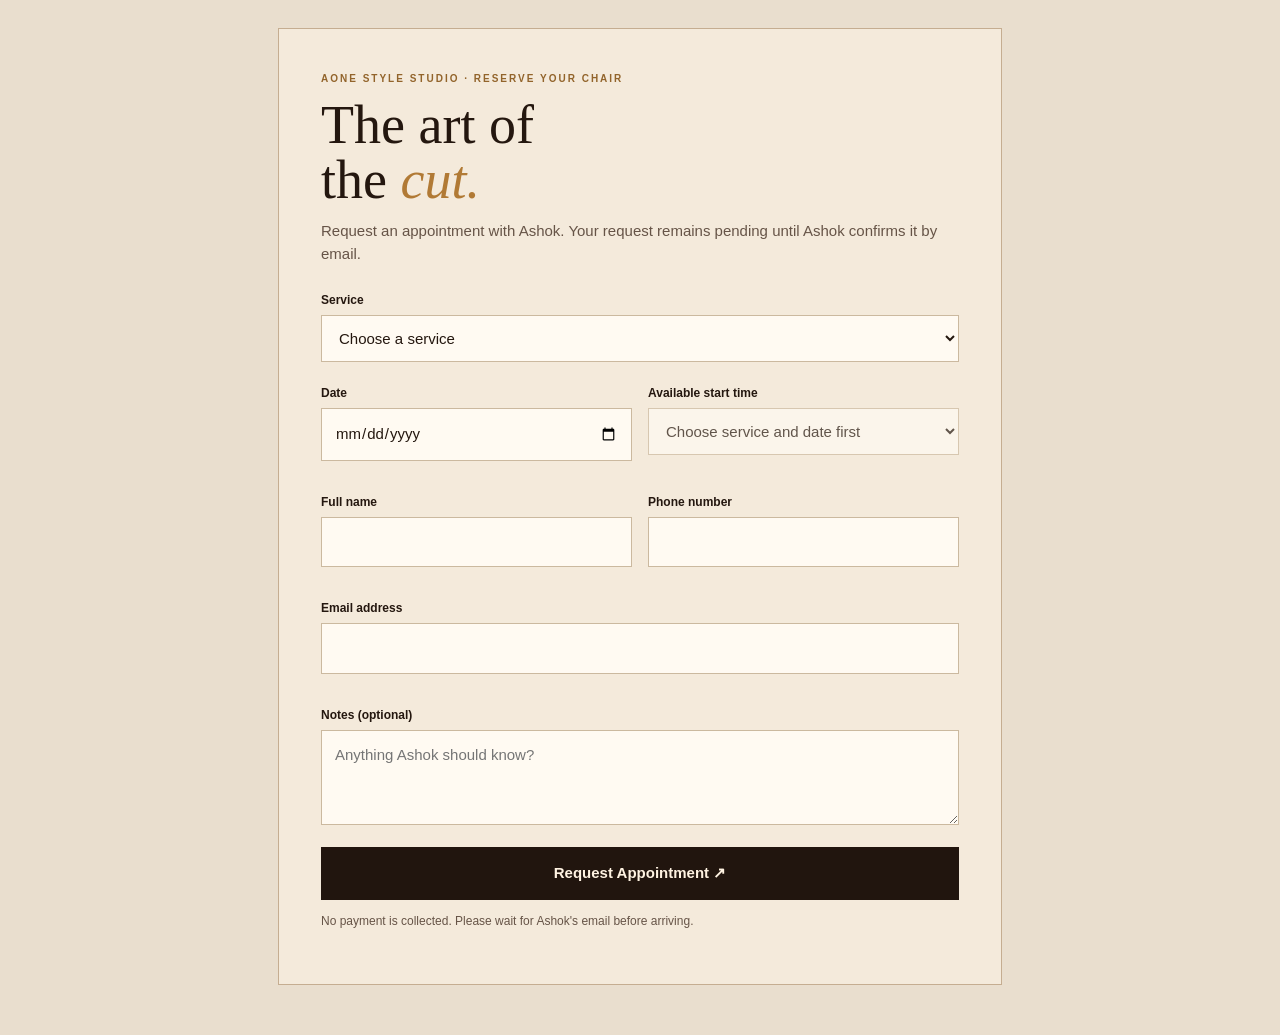
<file: backend/Booking.html>
<!DOCTYPE html>
<html>
<head>
  <base target="_top">
  <meta name="viewport" content="width=device-width, initial-scale=1">
  <style>
    :root{--paper:#e9dece;--ink:#24170f;--muted:#665447;--gold:#b17a35;--dark:#21150e;--line:#c5ad91}
    *{box-sizing:border-box}body{margin:0;background:var(--paper);color:var(--ink);font:15px/1.5 Arial,sans-serif}
    .wrap{max-width:760px;margin:0 auto;padding:28px 18px 50px}.card{background:#f4eadb;border:1px solid var(--line);padding:clamp(22px,5vw,42px)}
    .eyebrow{font-size:10px;letter-spacing:.2em;font-weight:bold;color:#92642b}.brand{font:500 clamp(36px,8vw,54px)/1.02 Georgia,serif;margin:12px 0}.brand em{color:var(--gold)}
    .intro{color:var(--muted);margin:0 0 26px}.grid{display:grid;grid-template-columns:1fr 1fr;gap:16px}.field{display:flex;flex-direction:column;gap:6px;margin-bottom:16px}.field.full{grid-column:1/-1}
    label{font-size:12px;font-weight:bold}input,select,textarea{width:100%;padding:13px;border:1px solid #cbb99f;background:#fffaf2;color:var(--ink);font:inherit;border-radius:0}
    button{width:100%;border:0;background:var(--dark);color:#fff3e2;padding:15px;font:inherit;font-weight:bold;cursor:pointer;margin-top:6px}button:disabled{opacity:.55;cursor:wait}
    .note{font-size:12px;color:var(--muted)}.status{display:none;padding:14px;margin:16px 0 0;background:#e2d1b8;color:var(--ink);white-space:pre-line}.status.show{display:block}.price{font-size:12px;color:var(--muted)}@media(max-width:560px){.grid{grid-template-columns:1fr;gap:0}.field.full{grid-column:auto}}
  </style>
</head>
<body>
  <main class="wrap"><section class="card">
    <div class="eyebrow">AONE STYLE STUDIO · RESERVE YOUR CHAIR</div>
    <h1 class="brand">The art of<br>the <em>cut.</em></h1>
    <p class="intro">Request an appointment with Ashok. Your request remains pending until Ashok confirms it by email.</p>
    <form id="bookingForm">
      <div class="field"><label for="service">Service</label><select id="service" required><option value="">Choose a service</option></select><div class="price" id="serviceInfo"></div></div>
      <div class="grid">
        <div class="field"><label for="date">Date</label><input id="date" type="date" required></div>
        <div class="field"><label for="time">Available start time</label><select id="time" required disabled><option value="">Choose service and date first</option></select></div>
        <div class="field"><label for="name">Full name</label><input id="name" maxlength="100" autocomplete="name" required></div>
        <div class="field"><label for="phone">Phone number</label><input id="phone" type="tel" maxlength="40" autocomplete="tel" required></div>
        <div class="field full"><label for="email">Email address</label><input id="email" type="email" maxlength="254" autocomplete="email" required></div>
        <div class="field full"><label for="notes">Notes (optional)</label><textarea id="notes" rows="3" maxlength="500" placeholder="Anything Ashok should know?"></textarea></div>
      </div>
      <button id="submit" type="submit">Request Appointment ↗</button>
      <p class="note">No payment is collected. Please wait for Ashok's email before arriving.</p>
      <div id="status" class="status" role="status" aria-live="polite"></div>
    </form>
  </section></main>
<script>
const form=document.getElementById('bookingForm'),service=document.getElementById('service'),date=document.getElementById('date'),time=document.getElementById('time'),statusBox=document.getElementById('status'),submit=document.getElementById('submit'),serviceInfo=document.getElementById('serviceInfo');
const now=new Date();date.min=new Date(now.getTime()-now.getTimezoneOffset()*60000).toISOString().slice(0,10);
let serviceOptions=[];
function showStatus(message){statusBox.textContent=message;statusBox.classList.add('show')}
function loadSlots(){time.innerHTML='<option value="">Loading available times…</option>';time.disabled=true;if(!service.value||!date.value){time.innerHTML='<option value="">Choose service and date first</option>';return}
google.script.run.withSuccessHandler(result=>{time.innerHTML='';if(!result.slots.length){time.add(new Option(result.message||'No available times',''));time.disabled=true;return}time.add(new Option('Choose a time',''));result.slots.forEach(s=>time.add(new Option(s.label,s.value)));time.disabled=false}).withFailureHandler(err=>{time.innerHTML='<option value="">Could not load times</option>';showStatus(err.message||'Unable to check availability.')}).getAvailableSlots(date.value,service.value)}
google.script.run.withSuccessHandler(items=>{serviceOptions=items;items.forEach(s=>{const o=new Option(s.name+' · $'+s.price+' CAD',s.name);if(!s.duration){o.disabled=true;o.textContent+=' (timing to be confirmed)'}service.add(o)});}).withFailureHandler(err=>showStatus(err.message||'Could not load services.')).getBookingOptions();
service.addEventListener('change',()=>{const s=serviceOptions.find(x=>x.name===service.value);serviceInfo.textContent=s?(s.duration?s.duration+' minute appointment':'Timing needs to be confirmed') :'';time.value='';loadSlots()});date.addEventListener('change',loadSlots);
form.addEventListener('submit',e=>{e.preventDefault();if(!form.reportValidity())return;submit.disabled=true;submit.textContent='Sending request…';statusBox.classList.remove('show');
const payload={service:service.value,date:date.value,time:time.value,name:document.getElementById('name').value,phone:document.getElementById('phone').value,email:document.getElementById('email').value,notes:document.getElementById('notes').value};
google.script.run.withSuccessHandler(result=>{showStatus(result.message+'\nReference: '+result.bookingId);form.reset();time.innerHTML='<option value="">Choose service and date first</option>';time.disabled=true;serviceInfo.textContent='';submit.disabled=false;submit.textContent='Request Appointment ↗';date.min=new Date(new Date().getTime()-new Date().getTimezoneOffset()*60000).toISOString().slice(0,10)}).withFailureHandler(err=>{showStatus(err.message||'The request could not be sent. Please try again.');submit.disabled=false;submit.textContent='Request Appointment ↗'}).createBooking(payload)});
</script>
</body>
</html>
</file>
<file: styles.css>
:root{--paper:#f4efe7;--paper2:#ebe2d4;--ink:#211a14;--muted:#766d61;--line:#d9cebd;--gold:#b88a48;--dark:#251d16;--white:#fffaf2;--max:1320px}
*{box-sizing:border-box}html{scroll-behavior:smooth}body{margin:0;background:var(--paper);color:var(--ink);font-family:"DM Sans",sans-serif;line-height:1.5}a{color:inherit;text-decoration:none}button,input,select{font:inherit}img{display:block;width:100%;height:100%;object-fit:cover}
.site-header{height:86px;position:fixed;z-index:50;top:0;left:0;right:0;padding:0 max(5vw,calc((100vw - var(--max))/2));display:flex;align-items:center;gap:40px;transition:.25s;border-bottom:1px solid transparent}.site-header.scrolled{background:rgba(244,239,231,.92);backdrop-filter:blur(16px);border-color:var(--line)}
.logo{width:205px;display:block}.logo svg{width:100%;height:auto;overflow:visible}.logo-ink{fill:none;stroke:var(--ink);stroke-width:2.4;stroke-linecap:round;stroke-linejoin:round}.logo text{font-family:"DM Sans",sans-serif;fill:var(--ink);font-size:10px;letter-spacing:4px}
.desktop-nav{display:flex;gap:34px;margin-left:auto}.desktop-nav a{font-size:13px;color:#544b40;position:relative}.desktop-nav a:after{content:"";position:absolute;left:0;right:100%;bottom:-7px;height:1px;background:var(--gold);transition:.25s}.desktop-nav a:hover:after{right:0}.header-actions{display:flex;align-items:center;gap:12px}.phone-link{font-size:12px;color:#544b40}.button{min-height:48px;padding:0 22px;display:inline-flex;align-items:center;justify-content:center;gap:22px;border:1px solid transparent;font-size:12px;font-weight:600;transition:.2s}.button:hover{transform:translateY(-2px)}.button-dark{background:var(--dark);color:#fff9ef}.button-light{background:var(--white);color:var(--ink);cursor:pointer}.button-outline{border-color:#bdb2a3;background:transparent}.button.small{min-height:43px;padding:0 18px}.menu-toggle{display:none;background:none;border:0;font-size:24px;color:var(--ink)}
.mobile-nav{display:none}.hero{max-width:var(--max);min-height:700px;margin:auto;padding:118px 5vw 45px;display:grid;grid-template-columns:1fr 1fr;gap:5vw;align-items:center}.eyebrow{margin:0;color:var(--gold);font-size:10px;font-weight:700;letter-spacing:.27em;text-transform:uppercase}.hero h1,h2{font-family:"Playfair Display",serif;font-weight:500;letter-spacing:-.04em;line-height:.91}.hero h1{font-size:clamp(70px,8vw,118px);margin:24px 0}.hero h1 em,h2 em{color:var(--gold);font-style:italic}.hero-lede{max-width:560px;font-size:16px;color:var(--muted);line-height:1.7}.hero-actions{display:flex;gap:12px;margin-top:30px;flex-wrap:wrap}.hero-details{display:flex;gap:28px;margin-top:52px}.hero-details>div{display:flex;gap:9px;align-items:flex-start;border-right:1px solid var(--line);padding-right:25px}.hero-details>div:last-child{border:0}.detail-icon{color:var(--gold);font-size:20px}.hero-details b,.hero-details small{display:block}.hero-details b{font-size:10px;text-transform:uppercase;letter-spacing:.08em}.hero-details small{font-size:10px;color:var(--muted);margin-top:3px}
.hero-visual{height:560px;position:relative}.hero-image{position:absolute;inset:0 35px 0 0;overflow:hidden}.hero-image img{filter:saturate(.82)}.image-overlay{position:absolute;inset:0;background:linear-gradient(90deg,rgba(20,15,10,.05),transparent 55%,rgba(20,15,10,.28))}.image-tag{position:absolute;left:22px;bottom:20px;color:#fff;font-size:9px;letter-spacing:.18em}.hero-script{position:absolute;right:-6px;bottom:72px;color:#f3d5a0;font-family:"Playfair Display",serif;font-size:34px;font-style:italic;line-height:.95;transform:rotate(-8deg);text-align:center;text-shadow:0 2px 15px #000}.circle-stamp{position:absolute;right:0;top:28px;width:128px;height:128px;border:1px solid var(--gold);border-radius:50%;background:var(--paper);display:grid;place-items:center;text-align:center;font-family:"Playfair Display",serif;font-size:22px;line-height:.8}.circle-stamp span{font-family:"DM Sans";font-size:7px;letter-spacing:.2em;margin-top:-10px}.circle-stamp b{font-size:20px;color:var(--gold);margin-top:-12px}
.ticker{position:relative;left:50%;width:100vw;margin-left:-50vw;overflow:hidden;white-space:nowrap;border-top:1px solid var(--line);border-bottom:1px solid var(--line);padding:16px 0;color:#7b7062;font-size:10px;letter-spacing:.35em}.ticker-track{display:flex;width:max-content;min-width:200vw;animation:move 28s linear infinite;will-change:transform}.ticker-track span{display:block;flex:none;width:50vw;min-width:50vw}.ticker i{color:var(--gold);font-style:normal;margin:0 24px}@keyframes move{to{transform:translateX(-50%)}}
.section{max-width:var(--max);margin:auto;padding:125px 5vw}.section-top{display:grid;grid-template-columns:1fr .45fr;gap:40px;align-items:end;margin-bottom:55px}.section-top h2{font-size:clamp(58px,6.5vw,90px);margin:15px 0 0}.section-top>p{font-size:12px;color:var(--muted);line-height:1.7;margin:0;justify-self:end;max-width:330px}
.service-grid{display:grid;grid-template-columns:repeat(3,1fr);gap:14px}.service-card{background:#eee7dc;border:1px solid var(--line);overflow:hidden;transition:.25s}.service-card:hover{transform:translateY(-5px);box-shadow:0 20px 40px rgba(42,30,18,.08)}.service-photo{height:185px;overflow:hidden}.service-photo img{transition:transform .5s}.service-card:hover .service-photo img{transform:scale(1.05)}.service-body{padding:24px;position:relative;min-height:205px}.service-number{font-size:9px;color:var(--gold);letter-spacing:.15em}.service-body h3{font-family:"Playfair Display";font-weight:500;font-size:24px;line-height:1.05;margin:17px 0 8px}.service-body p{font-size:12px;color:var(--muted);margin:0;max-width:210px}.service-body strong{position:absolute;right:23px;top:63px;font-family:"Playfair Display";font-size:22px;color:var(--gold)}.service-body a{position:absolute;left:24px;right:24px;bottom:22px;border-top:1px solid #d1c5b5;padding-top:14px;font-size:11px;font-weight:600}.service-body a span{float:right}
.story{background:var(--paper2);display:grid;grid-template-columns:1fr 1fr;min-height:650px}.story-image{min-height:600px}.story-copy{padding:100px max(7vw,60px);align-self:center}.story-copy h2{font-size:clamp(60px,6vw,90px);margin:18px 0 38px}.story-copy>p:not(.eyebrow):not(.quote){max-width:520px;color:var(--muted);font-size:15px;line-height:1.8}.quote{font-family:"Playfair Display";font-size:24px;font-style:italic;line-height:1.2;margin:38px 0}.text-link{font-size:12px;font-weight:700;border-bottom:1px solid var(--gold);padding-bottom:6px}.text-link span{color:var(--gold);margin-left:15px}
.gallery-grid{display:grid;grid-template-columns:1.15fr .85fr .85fr;grid-auto-rows:290px;gap:12px}.gallery-card{position:relative;overflow:hidden;background:#ddd}.gallery-card img{transition:transform .6s;filter:saturate(.8)}.gallery-card:hover img{transform:scale(1.04)}.gallery-card:after{content:"";position:absolute;inset:0;background:linear-gradient(transparent 60%,rgba(20,14,9,.5))}.gallery-card span{position:absolute;z-index:2;left:18px;bottom:15px;color:#fff;font-size:9px;letter-spacing:.18em}.gallery-card.large{grid-row:span 2}.gallery-card.wide{grid-column:span 2}
.booking{background:var(--dark);color:#f5ede1;padding:120px max(5vw,calc((100vw - var(--max))/2 + 5vw));display:grid;grid-template-columns:.85fr 1.15fr;gap:10vw}.booking-copy h2{font-size:clamp(62px,7vw,100px);margin:20px 0 28px}.booking-copy>p:last-child{color:#b6aa9a;max-width:410px;font-size:13px;line-height:1.7}.booking-form{display:flex;flex-direction:column;gap:17px}.booking-form label{font-size:10px;letter-spacing:.12em;text-transform:uppercase;color:#c1b5a4}.booking-form input,.booking-form select{height:52px;width:100%;margin-top:8px;background:#1b1510;color:#f5ede1;border:1px solid #453a2e;padding:0 14px;outline:0}.booking-form input:focus,.booking-form select:focus{border-color:var(--gold)}.form-row{display:grid;grid-template-columns:1fr 1fr;gap:14px}.form-note{font-size:10px;color:#75695c;margin:0}
.location{padding-bottom:120px}.location-card{background:#e9dfd0;border:1px solid var(--line);min-height:410px;padding:60px;display:grid;grid-template-columns:1fr 1fr;gap:60px;align-items:center}.location-card h2{font-size:clamp(62px,6vw,88px);margin:18px 0}.location-info{border-left:1px solid #cbbda9;padding-left:55px}.pending{color:var(--gold);font-size:9px;letter-spacing:.2em}.location-info>p:not(.pending){font-size:16px}.hours{color:var(--muted);line-height:1.8}.footer-main{max-width:var(--max);margin:auto;padding:55px 5vw;display:grid;grid-template-columns:1fr 1fr 1fr;align-items:center;border-top:1px solid var(--line)}.footer-main p{text-align:center;font-family:"Playfair Display";font-style:italic;color:var(--muted)}.footer-main>a:last-child{text-align:right;font-size:11px;color:var(--muted)}.footer-bottom{max-width:var(--max);margin:auto;padding:0 5vw 30px;display:flex;justify-content:space-between;color:#988d7f;font-size:9px;letter-spacing:.13em}
.toast{position:fixed;z-index:100;left:50%;bottom:25px;transform:translate(-50%,120px);background:var(--ink);color:#fff;padding:14px 20px;font-size:12px;transition:.3s}.toast.show{transform:translate(-50%,0)}
@media(max-width:950px){.site-header{padding:0 5vw}.desktop-nav,.header-actions{display:none}.menu-toggle{display:block;margin-left:auto}.mobile-nav{position:fixed;z-index:45;top:86px;left:0;right:0;padding:25px 6vw;background:rgba(244,239,231,.98);border-bottom:1px solid var(--line);flex-direction:column;gap:20px}.mobile-nav.open{display:flex}.hero{grid-template-columns:1fr;padding-top:120px}.hero-visual{height:520px}.service-grid{grid-template-columns:1fr 1fr}.story{grid-template-columns:1fr}.story-image{min-height:500px}.booking{grid-template-columns:1fr;gap:50px}.location-card{grid-template-columns:1fr}.location-info{border-left:0;border-top:1px solid #cbbda9;padding:30px 0 0}.gallery-grid{grid-template-columns:1fr 1fr}.gallery-card.large{grid-row:span 1}.gallery-card.wide{grid-column:span 2}}
@media(max-width:620px){.logo{width:170px}.hero{padding-left:6vw;padding-right:6vw}.hero h1{font-size:68px}.hero-details{flex-direction:column;gap:14px;margin-top:38px}.hero-details>div{border:0;padding:0}.hero-visual{height:430px;margin-top:20px}.hero-script{font-size:25px;right:-4px}.circle-stamp{width:100px;height:100px;font-size:18px}.section{padding:90px 6vw}.section-top{grid-template-columns:1fr;gap:20px}.section-top>p{justify-self:start}.service-grid{grid-template-columns:1fr}.gallery-grid{grid-template-columns:1fr;grid-auto-rows:300px}.gallery-card.wide{grid-column:auto}.booking{padding:90px 6vw}.form-row{grid-template-columns:1fr}.location{padding:90px 6vw}.location-card{padding:35px}.footer-main{grid-template-columns:1fr;gap:20px;padding:45px 6vw}.footer-main p,.footer-main>a:last-child{text-align:left}.footer-bottom{padding:0 6vw 25px;flex-direction:column;gap:8px}}

.ashok{font-weight:700;color:var(--ink)!important;margin:10px 0 0!important}.location-info .pending{margin-bottom:10px}.location-info .ashok + p{margin-top:12px!important}
/* V3 stability polish */
html{overflow-x:hidden}
body{overflow-x:hidden}
.site-header{width:100%;box-sizing:border-box}
.hero{position:relative}
.hero-copy{min-width:0}
.hero-visual{min-width:0;overflow:visible}
.hero-image{border-radius:0 0 0 2px}
.hero-image img{object-position:52% center}
.hero-script{pointer-events:none;z-index:3}
.circle-stamp{z-index:4}
.service-grid{align-items:stretch}
.service-card{min-width:0}
.service-photo img{object-position:center}
.service-body h3{padding-right:58px}
.story-image{overflow:hidden}
.story-image img{object-position:52% center}
.gallery-card img{object-position:center}
.booking{box-sizing:border-box}
.location-info{min-width:0}
.button{white-space:nowrap}
@media(max-width:1100px) and (min-width:951px){
  .site-header{gap:20px}
  .desktop-nav{gap:20px}
  .logo{width:175px}
  .hero{gap:30px}
  .hero h1{font-size:76px}
  .hero-details{gap:14px}
  .hero-details>div{padding-right:14px}
}
@media(max-width:950px){
  .site-header{height:76px}
  .mobile-nav{top:76px}
  .hero{padding-top:105px}
  .hero-copy{order:1}
  .hero-visual{order:2}
  .hero-image{inset:0 24px 0 0}
  .hero-details{flex-wrap:wrap}
}
@media(max-width:620px){
  .site-header{height:70px}
  .mobile-nav{top:70px}
  .logo{width:158px}
  .hero{min-height:auto;padding-top:100px;padding-bottom:55px;gap:34px}
  .hero h1{font-size:62px;line-height:.88}
  .hero-lede{font-size:14px}
  .hero-actions{width:100%}
  .hero-actions .button{flex:1}
  .hero-visual{height:390px;width:100%}
  .hero-image{inset:0 16px 0 0}
  .hero-script{font-size:22px;right:-2px;bottom:55px}
  .circle-stamp{width:88px;height:88px;top:15px;font-size:16px}
  .circle-stamp span{font-size:6px}
  .circle-stamp b{font-size:16px}
  .hero-details{margin-top:34px}
  .hero-details>div{display:grid;grid-template-columns:22px 1fr}
  .service-body{min-height:190px}
  .story-image{min-height:430px}
  .story-copy{padding:70px 6vw}
  .gallery-grid{gap:10px}
  .booking{gap:40px}
  .location-card{min-height:0}
  .location-info .hero-actions{display:grid;grid-template-columns:1fr}
  .location-info .hero-actions .button{width:100%}
}


/* Full-width cinematic slideshow banner */
.hero-banner{position:relative;height:clamp(570px,74vh,790px);min-height:570px;overflow:hidden;background:var(--dark);margin-top:86px;color:#fff9ef;isolation:isolate}
.banner-slides,.banner-slide{position:absolute;inset:0}
.banner-slide{opacity:0;visibility:hidden;transition:opacity .9s ease,visibility .9s}
.banner-slide.active{opacity:1;visibility:visible;z-index:1}
.banner-slide img{width:100%;height:100%;object-fit:cover;object-position:center 38%;filter:saturate(.78);transform:scale(1.025);transition:transform 7s ease}
.banner-slide.active img{transform:scale(1.09)}
.banner-shade{position:absolute;inset:0;background:linear-gradient(90deg,rgba(30,21,14,.88) 0%,rgba(30,21,14,.63) 38%,rgba(30,21,14,.13) 75%,rgba(30,21,14,.22) 100%),linear-gradient(0deg,rgba(30,21,14,.5),transparent 35%)}
.banner-content{position:relative;z-index:3;max-width:var(--max);height:100%;margin:auto;padding:80px 5vw 115px;display:flex;flex-direction:column;justify-content:center;align-items:flex-start}
.banner-content .eyebrow{color:#e1bd83}
.banner-content h1{font-family:"Playfair Display",serif;font-size:clamp(76px,9vw,132px);font-weight:500;letter-spacing:-.055em;line-height:.88;margin:24px 0 22px;color:#fff8ed}
.banner-content h1 em{color:#d0a365}
.banner-content>p:not(.eyebrow){max-width:510px;color:#f0e3d1;font-size:15px;line-height:1.8;margin:0}
.banner-content .hero-actions{margin-top:30px}
.banner-content .button-outline{border-color:rgba(255,248,237,.72);color:#fff8ed;background:rgba(35,25,17,.18)}
.banner-caption{position:absolute;z-index:4;left:max(5vw,calc((100vw - var(--max))/2));right:max(5vw,calc((100vw - var(--max))/2));bottom:34px;display:flex;justify-content:space-between;color:#f5e8d7;font-size:9px;letter-spacing:.22em}
.banner-controls{position:absolute;z-index:4;right:max(5vw,calc((100vw - var(--max))/2));bottom:22px;display:flex;align-items:center;gap:14px}
.banner-arrow{width:36px;height:36px;border:1px solid rgba(255,248,237,.6);border-radius:50%;background:rgba(30,21,14,.28);color:#fff8ed;cursor:pointer;font-size:16px;transition:background .2s}
.banner-arrow:hover{background:var(--gold)}
.banner-dots{display:flex;gap:7px;align-items:center}
.banner-dot{width:7px;height:7px;border:0;border-radius:50%;padding:0;background:rgba(255,248,237,.55);cursor:pointer}
.banner-dot.active{width:22px;border-radius:8px;background:#e0b778}
.hero-details-strip{max-width:var(--max);margin:0 auto;padding:28px 5vw;display:flex;gap:0;justify-content:space-between;background:var(--paper)}
.hero-details-strip>div{flex:1;display:flex;align-items:center;gap:12px;padding:4px 28px;border-right:1px solid var(--line)}
.hero-details-strip>div:first-child{padding-left:0}
.hero-details-strip>div:last-child{border:0;padding-right:0}
.hero-details-strip b,.hero-details-strip small{display:block}
.hero-details-strip b{font-size:10px;letter-spacing:.1em;text-transform:uppercase}
.hero-details-strip small{font-size:11px;color:var(--muted);margin-top:3px}
@media(max-width:950px){.hero-banner{margin-top:76px;height:650px;min-height:590px}.banner-content{padding:70px 6vw 120px}.banner-content h1{font-size:clamp(72px,12vw,110px)}.banner-shade{background:linear-gradient(90deg,rgba(30,21,14,.83),rgba(30,21,14,.35) 75%),linear-gradient(0deg,rgba(30,21,14,.48),transparent 45%)}.hero-details-strip{padding:24px 6vw}.hero-details-strip>div{padding:4px 16px}}
@media(max-width:620px){.hero-banner{margin-top:70px;height:620px;min-height:620px}.banner-slide img{object-position:58% center}.banner-shade{background:linear-gradient(90deg,rgba(30,21,14,.78),rgba(30,21,14,.28)),linear-gradient(0deg,rgba(30,21,14,.62),transparent 55%)}.banner-content{padding:48px 6vw 115px;justify-content:center}.banner-content h1{font-size:clamp(64px,15vw,84px);margin:20px 0}.banner-content>p:not(.eyebrow){font-size:13px;max-width:340px}.banner-content .hero-actions{width:100%;gap:9px}.banner-content .hero-actions .button{flex:1;padding:0 12px;gap:8px;font-size:11px;white-space:normal}.banner-caption{left:6vw;right:6vw;bottom:24px;font-size:8px}.banner-controls{right:6vw;bottom:64px}.hero-details-strip{flex-direction:column;gap:14px;padding:24px 6vw}.hero-details-strip>div,.hero-details-strip>div:first-child,.hero-details-strip>div:last-child{padding:0;border:0;display:grid;grid-template-columns:22px 1fr}}
@media(prefers-reduced-motion:reduce){.banner-slide,.banner-slide img,.banner-arrow{transition:none}.banner-slide.active img{transform:none}}


/* October refinement: full-photo framing, richer contrast, wider desktop layout */
:root{--paper:#e9dece;--paper2:#d8c4aa;--ink:#24170f;--muted:#665447;--line:#c5ad91;--gold:#b17a35;--dark:#21150e;--white:#f4e9d8;--max:1540px}
.section{max-width:1540px;padding-left:4vw;padding-right:4vw}
.site-header{background:rgba(233,222,206,.96);padding-left:4vw;padding-right:4vw}
.site-header.scrolled{background:rgba(233,222,206,.97)}
.hero-banner{height:clamp(590px,68vw,820px);min-height:590px;background:#21150e}
.banner-slide{background:#21150e;display:flex;align-items:center;justify-content:center}
.banner-slide img{width:100%;height:100%;object-fit:contain;object-position:center center;filter:saturate(.84);transform:none!important}
.banner-slide.active img{transform:none!important}
.banner-shade{background:linear-gradient(90deg,rgba(27,17,10,.78) 0%,rgba(27,17,10,.48) 32%,rgba(27,17,10,.04) 70%,rgba(27,17,10,.12) 100%),linear-gradient(0deg,rgba(27,17,10,.36),transparent 30%)}
.banner-content{max-width:none;width:100%;padding-left:7vw;padding-right:7vw}
.banner-content h1{font-size:clamp(78px,8.2vw,124px)}
.hero-details-strip{max-width:none;padding-left:7vw;padding-right:7vw;background:#d9c5aa;color:#2a1b11}
.hero-details-strip>div{border-color:#b79d7e}
.ticker{background:#2a1b11;color:#f0e0c9;border-color:#4a3524}
.ticker-track{width:max-content;min-width:0;animation:move 18s linear infinite}
.ticker-track span{width:auto;min-width:0;flex:none;padding-right:36px}
.ticker i{color:#d8a65d;margin:0 18px}
@keyframes move{from{transform:translateX(0)}to{transform:translateX(-50%)}}
.services{max-width:none;background:#d8c4aa;padding-left:7vw;padding-right:7vw}
.services .section-top{max-width:1540px;margin-left:auto;margin-right:auto}
.service-grid{max-width:1540px;margin:auto;gap:18px}
.service-card{background:#f0e5d5;border-color:#c4aa8c}
.service-photo{height:240px;background:#21150e}
.service-photo img{object-fit:cover;object-position:center 25%;filter:saturate(.82) contrast(1.04)}
.service-body h3{color:#2a1b11}
.story{background:#2a1b11;color:#f1e4d2}
.story-copy>p:not(.eyebrow):not(.quote){color:#cbb8a2}
.story-copy .quote{color:#e2b978}
.story-copy h2{color:#f1e4d2}
.gallery{max-width:none;background:#e9dece;padding-left:7vw;padding-right:7vw}
.gallery .section-top,.gallery-grid{max-width:1540px;margin-left:auto;margin-right:auto}
.gallery .section-top{margin-bottom:45px}
.booking{background:#21150e}
.location{max-width:none;background:#d8c4aa;padding-left:7vw;padding-right:7vw}
.location-card{max-width:1540px;margin:auto;background:#c9ad8a;border-color:#b18f68}
footer{background:#e9dece}
@media(max-width:950px){
 .hero-banner{height:640px;min-height:640px}
 .banner-slide img{object-fit:contain}
 .banner-content{padding-left:6vw;padding-right:6vw}
 .hero-details-strip{padding-left:6vw;padding-right:6vw}
 .services,.gallery,.location{padding-left:6vw;padding-right:6vw}
 .service-photo{height:210px}
}
@media(max-width:620px){
 .hero-banner{height:610px;min-height:610px;margin-top:70px}
 .banner-slide img{object-fit:contain;object-position:center center}
 .banner-shade{background:linear-gradient(90deg,rgba(27,17,10,.82),rgba(27,17,10,.32)),linear-gradient(0deg,rgba(27,17,10,.58),transparent 58%)}
 .banner-content{padding:42px 6vw 115px}
 .banner-content h1{font-size:clamp(62px,14vw,82px)}
 .service-photo{height:235px}
}


/* Final hero fix: full-bleed photo, no empty brown bands */
.hero-banner{
 height:clamp(640px,78vh,860px)!important;
 min-height:640px!important;
 margin-top:86px;
 background:#21150e;
}
.banner-slides,.banner-slide{position:absolute;inset:0;width:100%;height:100%}
.banner-slide{overflow:hidden;background:#21150e}
.banner-slide img{
 width:100%!important;height:100%!important;
 object-fit:cover!important;
 object-position:center 30%!important;
}
.banner-content{
 height:100%!important;
 padding-top:50px!important;
 padding-bottom:70px!important;
}
.banner-shade{
 background:linear-gradient(90deg,rgba(27,17,10,.88) 0%,rgba(27,17,10,.72) 34%,rgba(27,17,10,.22) 70%,rgba(27,17,10,.12) 100%),
 linear-gradient(0deg,rgba(27,17,10,.4),transparent 34%)!important;
}
@media(max-width:950px){
 .hero-banner{height:690px!important;min-height:620px!important;margin-top:76px}
 .banner-slide img{object-position:center 24%!important}
 .banner-content{padding-top:40px!important;padding-bottom:90px!important}
}
@media(max-width:620px){
 .hero-banner{height:760px!important;min-height:700px!important;margin-top:70px}
 .banner-slide img{object-position:58% 20%!important}
 .banner-shade{
  background:linear-gradient(90deg,rgba(27,17,10,.72),rgba(27,17,10,.28) 100%),
  linear-gradient(0deg,rgba(27,17,10,.88) 0%,rgba(27,17,10,.5) 46%,rgba(27,17,10,.08) 100%)!important;
 }
 .banner-content{
  justify-content:flex-end!important;
  padding:40px 6vw 145px!important;
 }
 .banner-content h1{font-size:clamp(60px,13.5vw,82px)!important}
 .banner-content>p:not(.eyebrow){font-size:13px;max-width:340px}
 .banner-controls{bottom:24px!important}
 .banner-caption{bottom:24px!important}
}


/* Haircut inspiration page */
.inspiration-page{background:var(--paper);color:var(--ink)}
.inspiration-page .site-header{background:rgba(233,222,206,.97)}
.inspiration-page .desktop-nav .current-page{color:var(--ink)}
.inspiration-page .desktop-nav .current-page:after{right:0}
.inspiration-hero{position:relative;min-height:470px;margin-top:86px;padding:105px 7vw 85px;background:#21150e;color:#f4e9d8;overflow:hidden}
.inspiration-hero:after{content:"AONE";position:absolute;right:4vw;bottom:-.28em;font-family:"Playfair Display",serif;font-size:clamp(170px,30vw,420px);line-height:1;color:rgba(244,233,216,.045);pointer-events:none}
.inspiration-hero .eyebrow{color:#d8a65d}
.inspiration-hero h1{position:relative;z-index:1;font-family:"Playfair Display",serif;font-weight:500;letter-spacing:-.055em;line-height:.95;font-size:clamp(64px,8vw,112px);max-width:900px;margin:24px 0}
.inspiration-hero h1 em,.inspiration-heading h2 em,.inspiration-cta h2 em{color:#d0a365;font-style:italic}
.inspiration-hero>p:not(.eyebrow){position:relative;z-index:1;max-width:610px;color:#e1d0bb;font-size:15px;line-height:1.8}
.inspiration-hero .button{position:relative;z-index:1;margin-top:20px}
.inspiration-hero-mark{position:absolute;right:7vw;bottom:38px;color:#d8c4aa;font-size:9px;letter-spacing:.22em}
.inspiration-content{max-width:1540px;margin:auto;padding:100px 7vw 120px}
.inspiration-heading{display:grid;grid-template-columns:1fr .55fr;gap:45px;align-items:end;margin-bottom:42px}
.inspiration-heading h2{font-family:"Playfair Display",serif;font-weight:500;font-size:clamp(52px,6vw,78px);line-height:.98;letter-spacing:-.04em;margin:15px 0 0}
.inspiration-heading>p{max-width:420px;justify-self:end;color:var(--muted);font-size:13px;line-height:1.8;margin:0}
.haircut-grid{display:grid;grid-template-columns:repeat(3,minmax(0,1fr));gap:20px}
.haircut-card{min-width:0;background:#f0e5d5;border:1px solid #c4aa8c;transition:transform .25s,box-shadow .25s}
.haircut-card:hover{transform:translateY(-4px);box-shadow:0 16px 35px rgba(42,30,18,.1)}
.haircut-image{position:relative;height:330px;background:#d8c4aa;overflow:hidden}
.haircut-image img{width:100%;height:100%;object-fit:cover;object-position:center;transition:transform .5s}
.haircut-card:hover .haircut-image img{transform:scale(1.035)}
.haircut-number{position:absolute;left:15px;top:15px;background:rgba(33,21,14,.86);color:#f4e9d8;padding:7px 10px;font-size:10px;letter-spacing:.12em}
.haircut-copy{padding:23px 24px 20px}
.haircut-tag{margin:0 0 11px;color:#9b6d30;font-size:9px;font-weight:700;letter-spacing:.17em}
.haircut-copy h3{font-family:"Playfair Display",serif;font-size:26px;font-weight:500;line-height:1.12;margin:0 0 12px}
.haircut-copy>p:not(.haircut-tag){min-height:64px;margin:0 0 20px;color:var(--muted);font-size:12px;line-height:1.75}
.haircut-copy>a{display:flex;justify-content:space-between;gap:12px;border-top:1px solid #d1b99b;padding-top:14px;font-size:11px;font-weight:700}
.haircut-copy>a span{color:#9b6d30}
.inspiration-cta{padding:85px 7vw 95px;text-align:center;background:#2a1b11;color:#f4e9d8}
.inspiration-cta .eyebrow{color:#d8a65d}
.inspiration-cta h2{font-family:"Playfair Display",serif;font-weight:500;font-size:clamp(54px,6.5vw,84px);line-height:.98;margin:18px 0}
.inspiration-cta>p:not(.eyebrow){max-width:520px;margin:0 auto;color:#d5c1a9;font-size:13px;line-height:1.8}
.inspiration-cta .hero-actions{justify-content:center}
.inspiration-cta .button-outline{color:#f4e9d8;border-color:#a58b6c}
@media(max-width:950px){.inspiration-hero{margin-top:76px;padding:85px 6vw 80px}.inspiration-content{padding:80px 6vw 95px}.haircut-grid{grid-template-columns:repeat(2,minmax(0,1fr));gap:16px}.haircut-image{height:300px}.inspiration-heading{grid-template-columns:1fr;gap:20px}.inspiration-heading>p{justify-self:start}.inspiration-hero-mark{right:6vw;font-size:8px}}
@media(max-width:620px){.inspiration-hero{margin-top:70px;min-height:440px;padding:75px 6vw 75px}.inspiration-hero h1{font-size:clamp(57px,13vw,78px)}.inspiration-hero>p:not(.eyebrow){font-size:13px}.inspiration-hero-mark{position:relative;display:block;right:auto;bottom:auto;margin-top:35px;font-size:7px}.inspiration-content{padding:65px 6vw 75px}.haircut-grid{grid-template-columns:1fr;gap:18px}.haircut-image{height:auto;aspect-ratio:4/3}.haircut-copy{padding:21px}.haircut-copy>p:not(.haircut-tag){min-height:0}.inspiration-cta{padding:70px 6vw}.inspiration-cta .hero-actions{display:grid;grid-template-columns:1fr}.inspiration-cta .hero-actions .button{width:100%}}


/* Give Ashok's original client photos first priority on the inspiration page */
.client-inspiration{padding-bottom:48px}
.client-heading{margin-bottom:34px}
.client-gallery .haircut-image{height:370px}
.client-card{background:#f4eadb;border-color:#b99462}
.client-card .haircut-number{background:#b58a4d;color:#21150e}
.client-card .haircut-tag{color:#825a27}
.client-card .haircut-copy>a{border-top-color:#cbb18e}
.more-inspiration{padding-top:35px}
.more-inspiration .inspiration-heading{padding-top:34px;border-top:1px solid #cbb99f}
@media(max-width:950px){.client-gallery .haircut-image{height:320px}.client-inspiration{padding-bottom:35px}}
@media(max-width:620px){.client-gallery .haircut-image{height:auto;aspect-ratio:4/3}.more-inspiration{padding-top:25px}}
</file>
<file: launch.css>
/* AONE Style Studio launch polish: loaded after styles.css. */
:root{--launch-ink:#24170f;--launch-paper:#e9dece;--launch-dark:#21150e;--launch-gold:#b17a35;--launch-line:#c5ad91}
html{scroll-behavior:smooth;scroll-padding-top:88px;overflow-x:clip}
body{min-width:320px;overflow-x:clip}
img{max-width:100%}
a{-webkit-tap-highlight-color:transparent}
a:focus-visible,button:focus-visible{outline:3px solid #946022;outline-offset:3px}
.site-header{min-height:70px;height:auto;padding-top:max(8px,env(safe-area-inset-top));padding-bottom:8px;gap:14px}
.site-header .logo{flex:0 1 158px;min-width:0}.site-header .logo svg{display:block;max-width:100%}
.desktop-nav a,.phone-link{min-height:44px;display:inline-flex;align-items:center}
.button{min-height:48px;border-radius:3px;font-size:14px;line-height:1.25;text-align:center}.button.small{min-height:44px}.button:hover{transform:none;filter:brightness(1.05)}
.menu-toggle{min-width:44px;min-height:44px;padding:6px;cursor:pointer;touch-action:manipulation}
.mobile-nav{top:70px;max-height:calc(100dvh - 70px);overflow-y:auto;padding:18px 6vw max(24px,env(safe-area-inset-bottom));gap:6px;box-shadow:0 12px 24px rgb(30 21 14 / 12%)}
.mobile-nav a:not(.button){display:flex;align-items:center;min-height:48px;padding:8px 0;font-size:16px;border-bottom:1px solid var(--launch-line)}.mobile-nav .button{margin:10px 0}
.hero-banner{margin-top:70px;min-height:580px;height:min(76svh,760px);position:relative;isolation:isolate}
.banner-slide img{object-fit:cover;object-position:center 38%}
.banner-shade{background:linear-gradient(90deg,rgb(27 17 10 / 78%) 0%,rgb(27 17 10 / 52%) 48%,rgb(27 17 10 / 20%) 100%),linear-gradient(0deg,rgb(27 17 10 / 40%) 0%,transparent 50%)}
.banner-content{padding:48px 6vw 104px;justify-content:center;width:100%}
.banner-content .eyebrow{color:#f0cc93;font-size:11px;letter-spacing:.16em;line-height:1.5}
.banner-content h1{margin:20px 0;font-size:clamp(58px,14vw,84px);line-height:.92}
.banner-content>p:not(.eyebrow){max-width:36ch;font-size:15px;line-height:1.65;color:#fff3e2}
.banner-content .hero-actions{width:100%;display:grid;grid-template-columns:minmax(0,1fr);gap:10px;margin-top:24px}
.banner-content .hero-actions .button{width:100%;min-height:50px;white-space:normal;padding:10px 16px}
.banner-content .button-outline{color:#fff8ed;border-color:#f0dfc8;background:rgb(27 17 10 / 25%)}
.banner-caption{left:6vw;right:6vw;bottom:20px;max-width:100%;font-size:9px;letter-spacing:.12em}
.hero-details-strip{display:grid;grid-template-columns:minmax(0,1fr);gap:14px;padding:24px 6vw;background:#d9c5aa}
.hero-details-strip>div,.hero-details-strip>div:first-child,.hero-details-strip>div:last-child{display:grid;grid-template-columns:28px minmax(0,1fr);align-items:start;gap:10px;padding:0;border:0;min-width:0}
.hero-details-strip b{font-size:12px;line-height:1.4}.hero-details-strip small{font-size:14px;line-height:1.5;overflow-wrap:anywhere}
.ticker{font-size:10px;letter-spacing:.18em}
.section{padding:64px 6vw}.section-top{grid-template-columns:minmax(0,1fr);gap:14px;margin-bottom:28px}
.section-top h2,.location-card h2,.story-copy h2{font-size:clamp(42px,11vw,64px);line-height:.98;overflow-wrap:break-word}
.section-top>p{justify-self:start;max-width:38ch;font-size:14px;line-height:1.65}
.service-grid{grid-template-columns:minmax(0,1fr);gap:16px}.service-card{min-width:0}
.service-photo{height:auto;aspect-ratio:16/10}.service-photo img{object-fit:cover}
.service-body{min-height:0;padding:20px 20px 76px}.service-body h3{margin:12px 0 10px;padding-right:78px;font-size:25px;line-height:1.12;overflow-wrap:break-word}
.service-body p{max-width:38ch;font-size:14px;line-height:1.55}.service-body strong{right:18px;top:52px;font-size:22px}
.service-body a.service-book{left:20px;right:20px;bottom:16px;min-height:44px;padding:12px 0 0;font-size:14px;line-height:1.5}
.story{grid-template-columns:minmax(0,1fr)}.story-image{min-height:0;aspect-ratio:4/3}.story-copy{padding:56px 6vw}
.story-copy>p:not(.eyebrow):not(.quote){font-size:15px;line-height:1.75}.story-copy .button{width:100%;max-width:360px}
.gallery-grid{grid-template-columns:minmax(0,1fr);grid-auto-rows:auto;gap:12px}
.gallery-card,.gallery-card.large,.gallery-card.wide{grid-column:auto;grid-row:auto;aspect-ratio:4/3;min-width:0}.gallery-card img{object-fit:cover}.gallery-card span{font-size:11px}
.gallery-more{margin-top:26px}.text-link{display:inline-flex;align-items:center;min-height:44px;font-size:14px}
.booking-cta{padding:64px 6vw;text-align:center;background:var(--launch-dark);color:#f5ede1}
.booking-cta .eyebrow{color:#e0b778;font-size:11px;letter-spacing:.15em}
.booking-cta h2{margin:20px 0;font-family:"Playfair Display",serif;font-size:clamp(42px,11vw,64px);font-weight:500;line-height:1}.booking-cta h2 em{color:#d0a365}
.booking-cta>p:not(.eyebrow){max-width:36ch;margin:0 auto 24px;color:#e4d4c0;font-size:15px;line-height:1.6}
.booking-cta .button{width:100%;max-width:360px;background:#f4e9d8;color:#24170f}
.location{padding:64px 6vw calc(64px + env(safe-area-inset-bottom))}.location-card{min-height:0;grid-template-columns:minmax(0,1fr);gap:26px;padding:28px 22px;align-items:start}
.location-card h2{margin:16px 0}.location-intro{font-size:15px;line-height:1.6}
.location-info{min-width:0;border:0;border-top:1px solid var(--launch-line);padding:22px 0 0}
.location-label{color:#75502b;font-size:11px;font-weight:700;letter-spacing:.12em}
.location-info address{margin:12px 0;font-size:16px;line-height:1.65;font-style:normal}
.location-phone{margin:14px 0;font-size:20px;font-weight:700}.location-phone a{display:inline-flex;min-height:44px;align-items:center;text-decoration:underline;text-underline-offset:3px}
.location-info .hours{font-size:14px;line-height:1.75}.location-actions{display:grid;grid-template-columns:minmax(0,1fr);gap:10px;margin-top:20px}.location-actions .button{width:100%;white-space:normal}
.footer-main{grid-template-columns:minmax(0,1fr);gap:14px;padding:34px 6vw}.footer-main .logo{width:160px;max-width:100%}
.footer-main p,.footer-main>a:last-child{margin:0;text-align:left;font-size:14px}.footer-main>a:last-child{display:inline-flex;align-items:center;min-height:44px}
.footer-bottom{padding:0 6vw 100px;gap:8px;font-size:11px;line-height:1.5;letter-spacing:.04em}
.mobile-book-bar{position:fixed;z-index:100;left:0;right:0;bottom:0;display:flex;align-items:center;justify-content:space-between;gap:16px;min-height:62px;padding:10px 6vw calc(10px + env(safe-area-inset-bottom));background:#21150e;color:#fff8ed;border-top:1px solid #a77940;box-shadow:0 -5px 22px rgb(0 0 0 / 15%);font-size:16px;font-weight:700;text-decoration:none;touch-action:manipulation}
.mobile-book-bar span:last-child{font-size:20px;color:#e2b776}
@media(min-width:621px){
 .hero-banner{min-height:600px;height:min(72svh,760px)}.banner-content{padding-left:7vw;padding-right:7vw}.banner-content h1{font-size:clamp(76px,9vw,112px)}
 .banner-content .hero-actions{display:flex;flex-wrap:wrap;width:auto}.banner-content .hero-actions .button{width:auto;min-width:160px}
 .hero-details-strip{grid-template-columns:repeat(3,minmax(0,1fr));padding-left:6vw;padding-right:6vw}
 .service-grid{grid-template-columns:repeat(2,minmax(0,1fr))}.gallery-grid{grid-template-columns:repeat(2,minmax(0,1fr))}
 .gallery-card.large{grid-row:span 2}.gallery-card.wide{grid-column:span 2}
 .location-actions{grid-template-columns:repeat(2,minmax(0,1fr))}.location-actions .button:last-child{grid-column:1/-1}
}
@media(min-width:951px){
 .site-header{min-height:76px;padding-left:4vw;padding-right:4vw}.site-header .logo{flex-basis:180px}
 .hero-banner{margin-top:76px;min-height:620px;height:min(70vh,800px)}.banner-content{padding-left:7vw;padding-right:7vw}.banner-content .hero-actions{display:flex}
 .hero-details-strip{padding-top:24px;padding-bottom:24px}.hero-details-strip>div{padding:4px 18px;border-right:1px solid var(--launch-line)}
 .hero-details-strip>div:first-child{padding-left:0}.hero-details-strip>div:last-child{padding-right:0;border-right:0}
 .section{padding-top:96px;padding-bottom:96px}.section-top{grid-template-columns:minmax(0,1fr) minmax(220px,.45fr);gap:36px;margin-bottom:42px}
 .service-grid{grid-template-columns:repeat(3,minmax(0,1fr));gap:18px}.service-photo{aspect-ratio:16/10}
 .story{grid-template-columns:minmax(0,1fr) minmax(0,1fr)}.story-image{min-height:520px;aspect-ratio:auto}.story-copy{padding:70px 6vw}
 .gallery-grid{grid-template-columns:1.15fr .85fr .85fr;grid-auto-rows:260px}.gallery-card.large{grid-row:span 2}.gallery-card.wide{grid-column:span 2}
 .booking-cta{padding:90px 6vw}.location-card{grid-template-columns:minmax(0,1fr) minmax(0,1fr);gap:50px;padding:48px}
 .location-info{border-top:0;border-left:1px solid var(--launch-line);padding:0 0 0 38px}
 .location-actions{grid-template-columns:repeat(2,minmax(0,1fr))}.location-actions .button:last-child{grid-column:auto}
 .footer-main{grid-template-columns:repeat(3,minmax(0,1fr));align-items:center}.footer-main p{text-align:center}.footer-main>a:last-child{justify-self:end}
 .footer-bottom{padding-bottom:28px}.mobile-book-bar{display:none}
}
@media(max-width:950px){.mobile-book-bar{display:flex}body{padding-bottom:calc(72px + env(safe-area-inset-bottom))}.footer-bottom{padding-bottom:24px}}
@media(max-width:390px){
 .site-header .logo{flex-basis:142px}.banner-content h1{font-size:58px}.banner-content>p:not(.eyebrow){font-size:14px}
 .banner-caption{font-size:8px}.service-body{padding-left:16px;padding-right:16px}
 .service-body a.service-book{left:16px;right:16px}.location-card{padding:24px 18px}
}
@media(prefers-reduced-motion:reduce){html{scroll-behavior:auto}*,*::before,*::after{animation-duration:.01ms!important;animation-iteration-count:1!important;scroll-behavior:auto!important;transition-duration:.01ms!important}}
</file>
